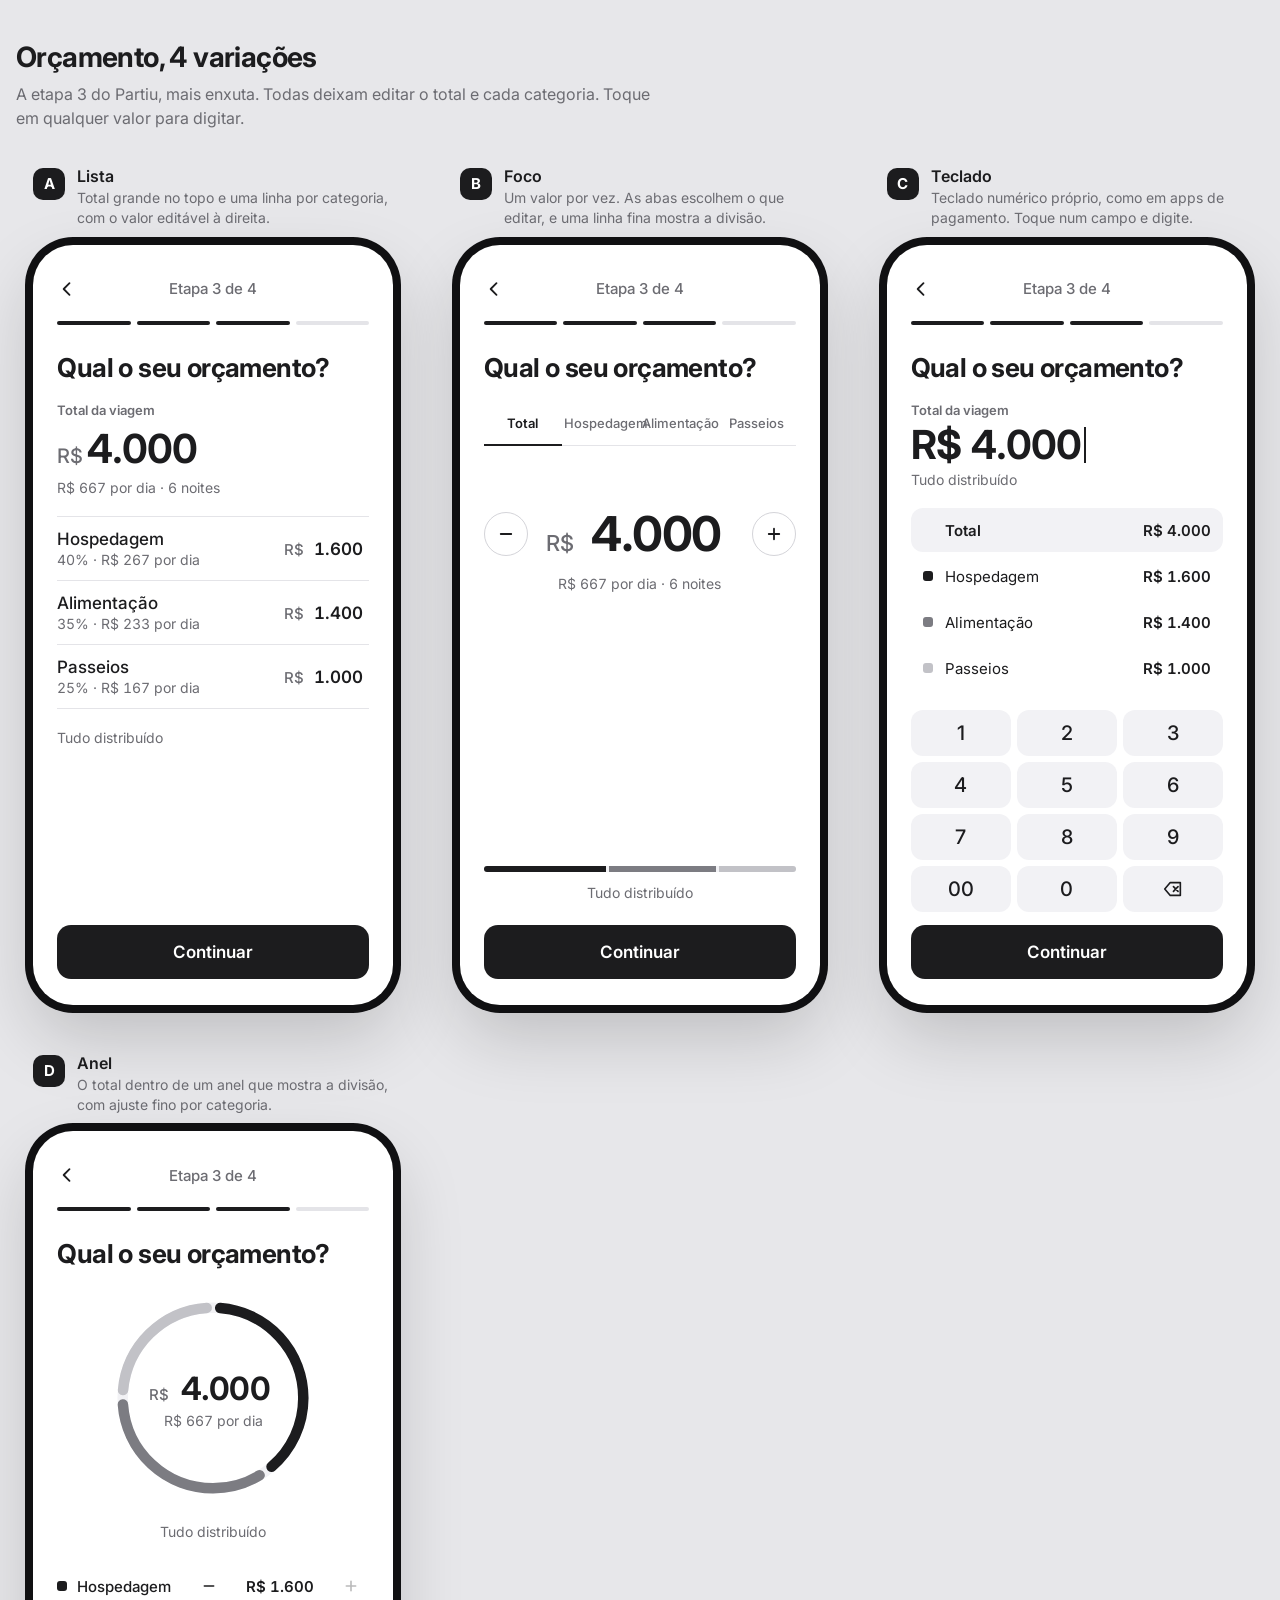
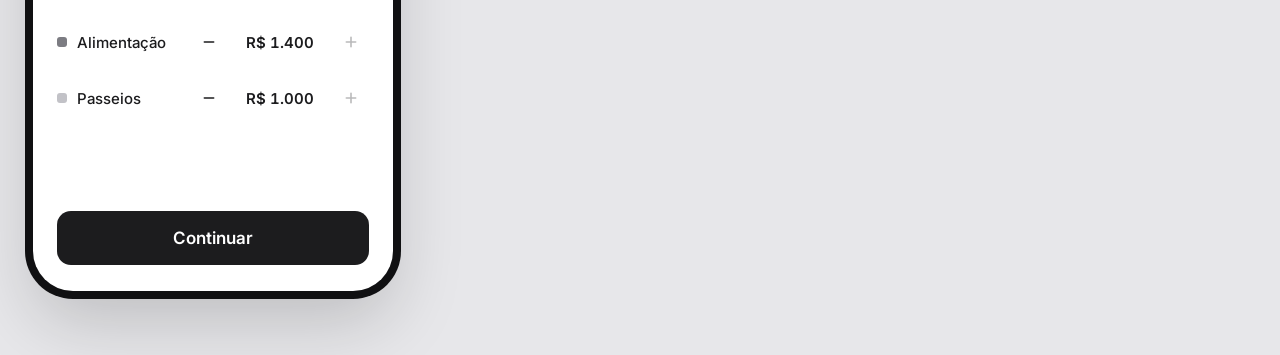
<file: explorations/orcamento-variacoes.html>
<!doctype html>
<html lang="pt-BR">
<head>
<meta charset="utf-8">
<meta name="viewport" content="width=device-width, initial-scale=1">
<style>body { margin: 0; } [hidden] { display: none !important; }</style>
<title>Variações de Orçamento</title>
<meta name="claude:viewport-fit-sides" content="cover">
<link rel="preconnect" href="https://fonts.googleapis.com">
<link rel="stylesheet" href="https://fonts.googleapis.com/css2?family=Inter:wght@400;500;600;700&display=swap">
<style>
/* Layout: a dev board — four working phone screens side by side, wrapping to one column on small screens. */
:root {
  --bg: #E7E7EA;
  --surface: #FFFFFF;
  --fill: #F2F2F5;
  --line: #E4E4E8;
  --ink: #1C1C1E;
  --sec: #6C6C72;
  --font: 'Inter', -apple-system, BlinkMacSystemFont, 'Segoe UI', Roboto, sans-serif;
  color-scheme: light;
}
* { box-sizing: border-box; scrollbar-width: none; }
*::-webkit-scrollbar { display: none; }
body { background: var(--bg); color: var(--ink); font-family: var(--font); -webkit-font-smoothing: antialiased; padding-block: 40px 64px; padding-left: max(16px, env(safe-area-inset-left, 0px)); padding-right: max(16px, env(safe-area-inset-right, 0px)); }
button { font: inherit; color: inherit; cursor: pointer; -webkit-tap-highlight-color: transparent; }
button:focus-visible, input:focus-visible { outline: 2px solid var(--ink); outline-offset: 2px; }
h1, h2, p { margin: 0; }

.board { max-width: 1640px; margin: 0 auto; display: flex; flex-direction: column; gap: 36px; }
.intro { display: flex; flex-direction: column; gap: 8px; max-width: 640px; }
.intro h1 { font-size: 28px; font-weight: 700; letter-spacing: -0.6px; }
.intro p { font-size: 16px; line-height: 1.5; color: var(--sec); }
.grid { display: grid; grid-template-columns: repeat(auto-fit, minmax(360px, 1fr)); gap: 48px 32px; justify-items: center; }
@media (max-width: 420px) { .grid { grid-template-columns: minmax(0, 1fr); } }
figure { margin: 0; display: flex; flex-direction: column; gap: 16px; width: 100%; max-width: 360px; }
figcaption { display: flex; gap: 12px; align-items: flex-start; }
figcaption .tag { flex: none; width: 32px; height: 32px; border-radius: 10px; background: var(--ink); color: var(--surface); display: grid; place-items: center; font-weight: 700; font-size: 15px; }
figcaption strong { display: block; font-size: 16px; font-weight: 600; }
figcaption span { display: block; font-size: 14px; line-height: 1.45; color: var(--sec); margin-top: 2px; }

/* ---------- telefone ---------- */
.phone { width: 100%; height: 760px; background: var(--surface); border-radius: 40px; overflow: hidden; display: flex; flex-direction: column; box-shadow: 0 0 0 8px #101012, 0 30px 70px rgba(0,0,0,.18); }
.p-head { padding: 22px 12px 0; display: flex; align-items: center; justify-content: space-between; }
.p-head span { font-size: 15px; font-weight: 500; color: var(--sec); }
.p-prog { margin: 2px 24px 0; display: grid; grid-template-columns: repeat(4, minmax(0, 1fr)); gap: 6px; padding-block: 8px; }
.p-prog i { height: 4px; border-radius: 2px; background: var(--line); }
.p-prog i.on { background: var(--ink); }
.p-body { flex: 1; min-height: 0; overflow-y: auto; padding: 20px 24px 12px; display: flex; flex-direction: column; gap: 20px; }
.p-body h2 { font-size: 26px; font-weight: 700; letter-spacing: -0.6px; line-height: 1.15; }
.p-foot { flex: none; padding: 12px 24px 26px; }
.cta { width: 100%; min-height: 54px; border: 0; border-radius: 14px; background: var(--ink); color: var(--surface); font-size: 17px; font-weight: 600; }
.ib { width: 44px; height: 44px; flex: none; border: 0; border-radius: 12px; background: transparent; display: grid; place-items: center; }
.ib.round { border: 1px solid #D4D4D9; border-radius: 50%; background: var(--surface); }
.ib.sm { width: 36px; height: 36px; }
.ib:disabled { opacity: .3; cursor: default; }
.muted { font-size: 14px; color: var(--sec); font-variant-numeric: tabular-nums; }
.center { text-align: center; }
.lbl { font-size: 13px; font-weight: 600; color: var(--sec); }

/* campo de dinheiro editável */
.mi { display: inline-flex; align-items: baseline; gap: 4px; padding: 2px 6px; border-radius: 10px; cursor: text; transition: background .15s; }
.mi:hover, .mi:focus-within { background: var(--fill); }
.mi span { font-size: 15px; font-weight: 500; color: var(--sec); }
.mi input { border: 0; outline: none; background: transparent; padding: 0; font: inherit; font-size: 17px; font-weight: 600; color: var(--ink); font-variant-numeric: tabular-nums; min-width: 1ch; text-align: right; }
.mi.xl span { font-size: 20px; }
.mi.xl input { font-size: 40px; font-weight: 700; letter-spacing: -1px; text-align: left; }
.mi.xxl span { font-size: 22px; }
.mi.xxl input { font-size: 48px; font-weight: 700; letter-spacing: -1.4px; text-align: center; }
.mi.md input { font-size: 32px; font-weight: 700; letter-spacing: -0.8px; text-align: center; }

/* A — lista */
.va-total { display: flex; flex-direction: column; gap: 4px; align-items: flex-start; }
.va-total .mi { margin-left: -6px; }
.va-list { display: flex; flex-direction: column; border-top: 1px solid var(--line); }
.va-row { min-height: 64px; display: flex; align-items: center; justify-content: space-between; gap: 12px; border-bottom: 1px solid var(--line); }
.va-row label { display: flex; flex-direction: column; gap: 2px; cursor: pointer; }
.va-row b { font-size: 17px; font-weight: 500; }

/* B — foco */
.vb-tabs { display: grid; grid-template-columns: repeat(4, minmax(0, 1fr)); border-bottom: 1px solid var(--line); }
.vb-tabs button { min-height: 44px; border: 0; background: none; font-size: 13px; font-weight: 500; color: var(--sec); border-bottom: 2px solid transparent; margin-bottom: -1px; padding: 0 2px; white-space: nowrap; }
.vb-tabs button[aria-pressed="true"] { color: var(--ink); font-weight: 600; border-bottom-color: var(--ink); }
.vb-main { margin-top: 36px; display: flex; flex-direction: column; align-items: center; gap: 10px; }
.vb-amount { display: flex; align-items: center; justify-content: space-between; width: 100%; gap: 4px; }
.vb-line { margin-top: auto; display: flex; gap: 3px; height: 6px; border-radius: 3px; background: var(--fill); overflow: hidden; }
.vb-line i { display: block; height: 100%; transition: width .3s, opacity .3s; }

/* C — teclado */
.vc-display { border: 0; background: none; padding: 0; text-align: left; display: flex; flex-direction: column; gap: 2px; }
.vc-display strong { font-size: 40px; font-weight: 700; letter-spacing: -1px; font-variant-numeric: tabular-nums; display: flex; align-items: center; }
.vc-display strong::after { content: ""; width: 2px; height: 36px; margin-left: 3px; background: var(--ink); animation: blink 1s steps(1) infinite; }
@keyframes blink { 50% { opacity: 0; } }
.vc-fields { display: flex; flex-direction: column; gap: 2px; }
.vc-fields button { min-height: 44px; border: 0; border-radius: 12px; background: none; display: flex; align-items: center; gap: 12px; padding: 0 12px; font-size: 15px; }
.vc-fields button[aria-pressed="true"] { background: var(--fill); font-weight: 600; }
.vc-fields i { flex: none; width: 10px; height: 10px; border-radius: 3px; }
.vc-fields em { margin-left: auto; font-style: normal; font-weight: 600; font-variant-numeric: tabular-nums; }
.vc-pad { margin-top: auto; display: grid; grid-template-columns: repeat(3, minmax(0, 1fr)); gap: 6px; }
.vc-pad button { min-height: 46px; border: 0; border-radius: 12px; background: var(--fill); font-size: 20px; font-weight: 500; transition: background .1s; display: grid; place-items: center; }
.vc-pad button:active { background: #E2E2E6; }

/* D — anel */
.vd-ring { position: relative; width: 210px; height: 210px; margin: 4px auto 0; }
.vd-ring svg { width: 100%; height: 100%; transform: rotate(-90deg); }
.vd-ring circle { fill: none; stroke-width: 10; }
.vd-ring .seg { stroke-linecap: round; transition: stroke-dasharray .35s ease, stroke-dashoffset .35s ease; }
.vd-center { position: absolute; inset: 0; display: flex; flex-direction: column; align-items: center; justify-content: center; gap: 2px; }
.vd-rows { display: flex; flex-direction: column; gap: 4px; }
.vd-row { min-height: 52px; display: flex; align-items: center; gap: 10px; }
.vd-row i { flex: none; width: 10px; height: 10px; border-radius: 3px; }
.vd-row b { flex: 1; font-size: 15px; font-weight: 500; }
.vd-step { display: flex; align-items: center; gap: 2px; }
.vd-step .mi input { width: 6ch; text-align: center; font-size: 15px; }
</style>
</head>
<body>
<main class="board">
  <header class="intro">
    <h1>Orçamento, 4 variações</h1>
    <p>A etapa 3 do Partiu, mais enxuta. Todas deixam editar o total e cada categoria. Toque em qualquer valor para digitar.</p>
  </header>
  <div class="grid">
    <figure>
      <figcaption><span class="tag">A</span><div><strong>Lista</strong><span>Total grande no topo e uma linha por categoria, com o valor editável à direita.</span></div></figcaption>
      <div class="phone" id="va"></div>
    </figure>
    <figure>
      <figcaption><span class="tag">B</span><div><strong>Foco</strong><span>Um valor por vez. As abas escolhem o que editar, e uma linha fina mostra a divisão.</span></div></figcaption>
      <div class="phone" id="vb"></div>
    </figure>
    <figure>
      <figcaption><span class="tag">C</span><div><strong>Teclado</strong><span>Teclado numérico próprio, como em apps de pagamento. Toque num campo e digite.</span></div></figcaption>
      <div class="phone" id="vc"></div>
    </figure>
    <figure>
      <figcaption><span class="tag">D</span><div><strong>Anel</strong><span>O total dentro de um anel que mostra a divisão, com ajuste fino por categoria.</span></div></figcaption>
      <div class="phone" id="vd"></div>
    </figure>
  </div>
</main>

<script>
const CATS = [
  { name: 'Hospedagem', color: '#1C1C1E' },
  { name: 'Alimentação', color: '#7C7C82' },
  { name: 'Passeios', color: '#C2C2C7' }
];
const NIGHTS = 6;
const fmt = (n) => Math.round(n).toLocaleString('pt-BR');
const money = (n) => 'R$ ' + fmt(n);
const ICON = {
  back: '<path d="M15 5l-7 7 7 7"/>', minus: '<path d="M5 12h14"/>', plus: '<path d="M5 12h14M12 5v14"/>',
  del: '<path d="M9 5h11v14H9l-6-7z"/><path d="M12.5 9.5l5 5M17.5 9.5l-5 5"/>'
};
const svg = (n, s = 20, w = 2.2) => `<svg width="${s}" height="${s}" viewBox="0 0 24 24" fill="none" stroke="currentColor" stroke-width="${w}" stroke-linecap="round" stroke-linejoin="round" aria-hidden="true">${ICON[n]}</svg>`;

// Mesmo modelo para as 4 variações: categorias nunca passam do total.
class Budget {
  constructor() { this.total = 4000; this.alloc = [1600, 1400, 1000]; }
  used() { return this.alloc.reduce((a, b) => a + b, 0); }
  free() { return Math.max(0, this.total - this.used()); }
  setTotal(v) {
    v = Math.min(100000, Math.max(0, Math.round(v)));
    const old = this.total;
    if (v === old) return;
    this.total = v;
    if (old > 0 && this.used() > 0) this.alloc = this.alloc.map((a) => Math.floor(a * v / old / 10) * 10);
    else this.alloc = [0.4, 0.35, 0.25].map((p) => Math.floor(v * p / 10) * 10);
  }
  setCat(i, v) {
    const others = this.used() - this.alloc[i];
    this.alloc[i] = Math.max(0, Math.min(this.total - others, Math.round(v)));
  }
  freeText() { const f = this.free(); return f ? `${money(f)} ainda livres` : 'Tudo distribuído'; }
}

function shell(el, body) {
  el.innerHTML = `
    <div class="p-head"><button class="ib" aria-label="Voltar">${svg('back')}</button><span>Etapa 3 de 4</span><span style="width:44px"></span></div>
    <div class="p-prog" aria-hidden="true"><i class="on"></i><i class="on"></i><i class="on"></i><i></i></div>
    <div class="p-body"><h2>Qual o seu orçamento?</h2>${body}</div>
    <div class="p-foot"><button class="cta">Continuar</button></div>`;
}

// Campo de dinheiro: formata enquanto digita e respeita o limite do modelo.
function bindMoney(input, apply, read, render) {
  input.addEventListener('focus', () => setTimeout(() => input.select(), 0));
  input.addEventListener('keydown', (e) => { if (e.key === 'Enter') input.blur(); });
  input.addEventListener('input', () => {
    const raw = input.value.replace(/\D/g, '');
    apply(raw ? Math.min(100000, +raw) : 0, false);
    input.value = raw ? fmt(read()) : '';
    render();
  });
  input.addEventListener('blur', () => { apply(read(), true); render(); });
}
function syncInput(input, v) {
  if (document.activeElement !== input) input.value = fmt(v);
  input.style.width = Math.max(1, input.value.length) + 'ch';
}
const applyTotal = (m) => (v, commit) => m.setTotal(commit ? Math.max(100, v) : v);

/* ---------- A: Lista ---------- */
(function () {
  const el = document.getElementById('va'), m = new Budget();
  shell(el, `
    <div class="va-total">
      <label class="lbl" for="va-t">Total da viagem</label>
      <div class="mi xl"><span>R$</span><input id="va-t" inputmode="numeric" autocomplete="off"></div>
      <span class="muted" data-perday></span>
    </div>
    <div class="va-list">${CATS.map((c, i) => `
      <div class="va-row">
        <label for="va-c${i}"><b>${c.name}</b><span class="muted" data-pct="${i}"></span></label>
        <div class="mi"><span>R$</span><input id="va-c${i}" inputmode="numeric" autocomplete="off"></div>
      </div>`).join('')}
    </div>
    <p class="muted" data-free></p>`);
  const t = el.querySelector('#va-t');
  const render = () => {
    syncInput(t, m.total);
    el.querySelector('[data-perday]').textContent = `${money(m.total / NIGHTS)} por dia · ${NIGHTS} noites`;
    CATS.forEach((c, i) => {
      syncInput(el.querySelector('#va-c' + i), m.alloc[i]);
      el.querySelector(`[data-pct="${i}"]`).textContent = `${m.total ? Math.round(m.alloc[i] / m.total * 100) : 0}% · ${money(m.alloc[i] / NIGHTS)} por dia`;
    });
    el.querySelector('[data-free]').textContent = m.freeText();
  };
  bindMoney(t, applyTotal(m), () => m.total, render);
  CATS.forEach((c, i) => bindMoney(el.querySelector('#va-c' + i), (v) => m.setCat(i, v), () => m.alloc[i], render));
  render();
})();

/* ---------- B: Foco ---------- */
(function () {
  const el = document.getElementById('vb'), m = new Budget();
  let sel = -1;
  shell(el, `
    <div class="vb-tabs" role="group" aria-label="O que editar">
      <button data-sel="-1">Total</button>${CATS.map((c, i) => `<button data-sel="${i}">${c.name}</button>`).join('')}
    </div>
    <div class="vb-main">
      <div class="vb-amount">
        <button class="ib round" data-d="-100" aria-label="Diminuir R$ 100">${svg('minus', 18, 2.4)}</button>
        <label class="mi xxl"><span>R$</span><input id="vb-in" inputmode="numeric" autocomplete="off" aria-label="Valor"></label>
        <button class="ib round" data-d="100" aria-label="Aumentar R$ 100">${svg('plus', 18, 2.4)}</button>
      </div>
      <span class="muted center" data-sub></span>
    </div>
    <div class="vb-line" aria-hidden="true">${CATS.map((c) => `<i style="background:${c.color}"></i>`).join('')}</div>
    <p class="muted center" data-free style="margin-top:-8px"></p>`);
  const input = el.querySelector('#vb-in');
  const read = () => (sel < 0 ? m.total : m.alloc[sel]);
  const apply = (v, commit) => (sel < 0 ? applyTotal(m)(v, commit) : m.setCat(sel, v));
  const render = () => {
    syncInput(input, read());
    el.querySelectorAll('[data-sel]').forEach((b) => b.setAttribute('aria-pressed', +b.dataset.sel === sel));
    el.querySelector('[data-sub]').textContent = sel < 0
      ? `${money(m.total / NIGHTS)} por dia · ${NIGHTS} noites`
      : `${m.total ? Math.round(m.alloc[sel] / m.total * 100) : 0}% do total · ${money(m.alloc[sel] / NIGHTS)} por dia`;
    [...el.querySelector('.vb-line').children].forEach((s, i) => {
      s.style.width = (m.total ? m.alloc[i] / m.total * 100 : 0) + '%';
      s.style.opacity = sel < 0 || sel === i ? 1 : 0.3;
    });
    el.querySelector('[data-d="100"]').disabled = sel >= 0 && m.free() <= 0;
    el.querySelector('[data-d="-100"]').disabled = read() <= 0;
    el.querySelector('[data-free]').textContent = m.freeText();
  };
  el.querySelector('.vb-tabs').addEventListener('click', (e) => { const b = e.target.closest('[data-sel]'); if (b) { sel = +b.dataset.sel; render(); } });
  el.querySelectorAll('[data-d]').forEach((b) => b.addEventListener('click', () => { apply(read() + +b.dataset.d, true); render(); }));
  bindMoney(input, apply, read, render);
  render();
})();

/* ---------- C: Teclado ---------- */
(function () {
  const el = document.getElementById('vc'), m = new Budget();
  let sel = -1, fresh = true;
  const fields = [{ name: 'Total', color: 'transparent' }, ...CATS];
  shell(el, `
    <button class="vc-display" aria-label="Editar total"><span class="lbl" data-label></span><strong data-num></strong><span class="muted" data-sub></span></button>
    <div class="vc-fields" role="group" aria-label="Campo em edição">${fields.map((c, i) => `
      <button data-sel="${i - 1}"><i style="background:${c.color}"></i>${c.name}<em data-v="${i - 1}"></em></button>`).join('')}
    </div>
    <div class="vc-pad">${['1', '2', '3', '4', '5', '6', '7', '8', '9', '00', '0', 'del'].map((k) => `
      <button data-k="${k}" ${k === 'del' ? 'aria-label="Apagar"' : ''}>${k === 'del' ? svg('del', 22, 1.8) : k}</button>`).join('')}
    </div>`);
  const read = () => (sel < 0 ? m.total : m.alloc[sel]);
  const render = () => {
    el.querySelector('[data-label]').textContent = sel < 0 ? 'Total da viagem' : fields[sel + 1].name;
    el.querySelector('[data-num]').textContent = money(read());
    el.querySelector('[data-sub]').textContent = sel < 0 ? m.freeText() : `${money(m.alloc[sel] / NIGHTS)} por dia · ${m.freeText().toLowerCase()}`;
    el.querySelectorAll('[data-sel]').forEach((b) => b.setAttribute('aria-pressed', +b.dataset.sel === sel));
    el.querySelectorAll('[data-v]').forEach((e) => { const i = +e.dataset.v; e.textContent = money(i < 0 ? m.total : m.alloc[i]); });
  };
  const select = (i) => { if (sel < 0 && m.total < 100) m.setTotal(100); sel = i; fresh = true; render(); };
  el.querySelector('.vc-display').addEventListener('click', () => select(-1));
  el.querySelector('.vc-fields').addEventListener('click', (e) => { const b = e.target.closest('[data-sel]'); if (b) select(+b.dataset.sel); });
  el.querySelector('.vc-pad').addEventListener('click', (e) => {
    const b = e.target.closest('[data-k]'); if (!b) return;
    const k = b.dataset.k;
    let v = read();
    if (k === 'del') v = Math.floor(v / 10);
    else v = Math.min(100000, fresh ? +k : +(String(v) + k));
    fresh = false;
    if (sel < 0) m.setTotal(v); else m.setCat(sel, v);
    render();
  });
  render();
})();

/* ---------- D: Anel ---------- */
(function () {
  const el = document.getElementById('vd'), m = new Budget();
  const R = 86, C = 2 * Math.PI * R;
  shell(el, `
    <div class="vd-ring">
      <svg viewBox="0 0 200 200" aria-hidden="true"><circle cx="100" cy="100" r="${R}" stroke="#F2F2F5"/>${CATS.map((c) => `<circle class="seg" cx="100" cy="100" r="${R}" stroke="${c.color}"/>`).join('')}</svg>
      <div class="vd-center">
        <label class="mi md"><span>R$</span><input id="vd-t" inputmode="numeric" autocomplete="off" aria-label="Total da viagem"></label>
        <span class="muted" data-perday></span>
      </div>
    </div>
    <p class="muted center" data-free></p>
    <div class="vd-rows">${CATS.map((c, i) => `
      <div class="vd-row">
        <i style="background:${c.color}"></i><b>${c.name}</b>
        <div class="vd-step">
          <button class="ib sm" data-i="${i}" data-d="-100" aria-label="Diminuir ${c.name.toLowerCase()}">${svg('minus', 16, 2.4)}</button>
          <label class="mi"><input id="vd-c${i}" inputmode="numeric" autocomplete="off" aria-label="Valor de ${c.name.toLowerCase()}"></label>
          <button class="ib sm" data-i="${i}" data-d="100" aria-label="Aumentar ${c.name.toLowerCase()}">${svg('plus', 16, 2.4)}</button>
        </div>
      </div>`).join('')}
    </div>`);
  const t = el.querySelector('#vd-t');
  const segs = [...el.querySelectorAll('.seg')];
  const render = () => {
    syncInput(t, m.total);
    el.querySelector('[data-perday]').textContent = `${money(m.total / NIGHTS)} por dia`;
    el.querySelector('[data-free]').textContent = m.freeText();
    let start = 0;
    segs.forEach((s, i) => {
      const len = m.total ? m.alloc[i] / m.total * C : 0;
      const vis = Math.max(0, len - 14); // espaço entre segmentos (pontas arredondadas)
      s.style.strokeDasharray = `${vis} ${C}`;
      s.style.strokeDashoffset = -(start + 7);
      s.style.opacity = vis > 0 ? 1 : 0;
      start += len;
    });
    CATS.forEach((c, i) => {
      const inp = el.querySelector('#vd-c' + i);
      if (document.activeElement !== inp) inp.value = money(m.alloc[i]);
      inp.style.width = '9ch';
      el.querySelector(`[data-i="${i}"][data-d="100"]`).disabled = m.free() <= 0;
      el.querySelector(`[data-i="${i}"][data-d="-100"]`).disabled = m.alloc[i] <= 0;
    });
  };
  bindMoney(t, applyTotal(m), () => m.total, render);
  CATS.forEach((c, i) => {
    const inp = el.querySelector('#vd-c' + i);
    bindMoney(inp, (v) => m.setCat(i, v), () => m.alloc[i], render);
  });
  el.querySelectorAll('[data-d]').forEach((b) => b.addEventListener('click', () => { const i = +b.dataset.i; m.setCat(i, m.alloc[i] + +b.dataset.d); render(); }));
  render();
})();
</script>
</body>
</html>
</file>
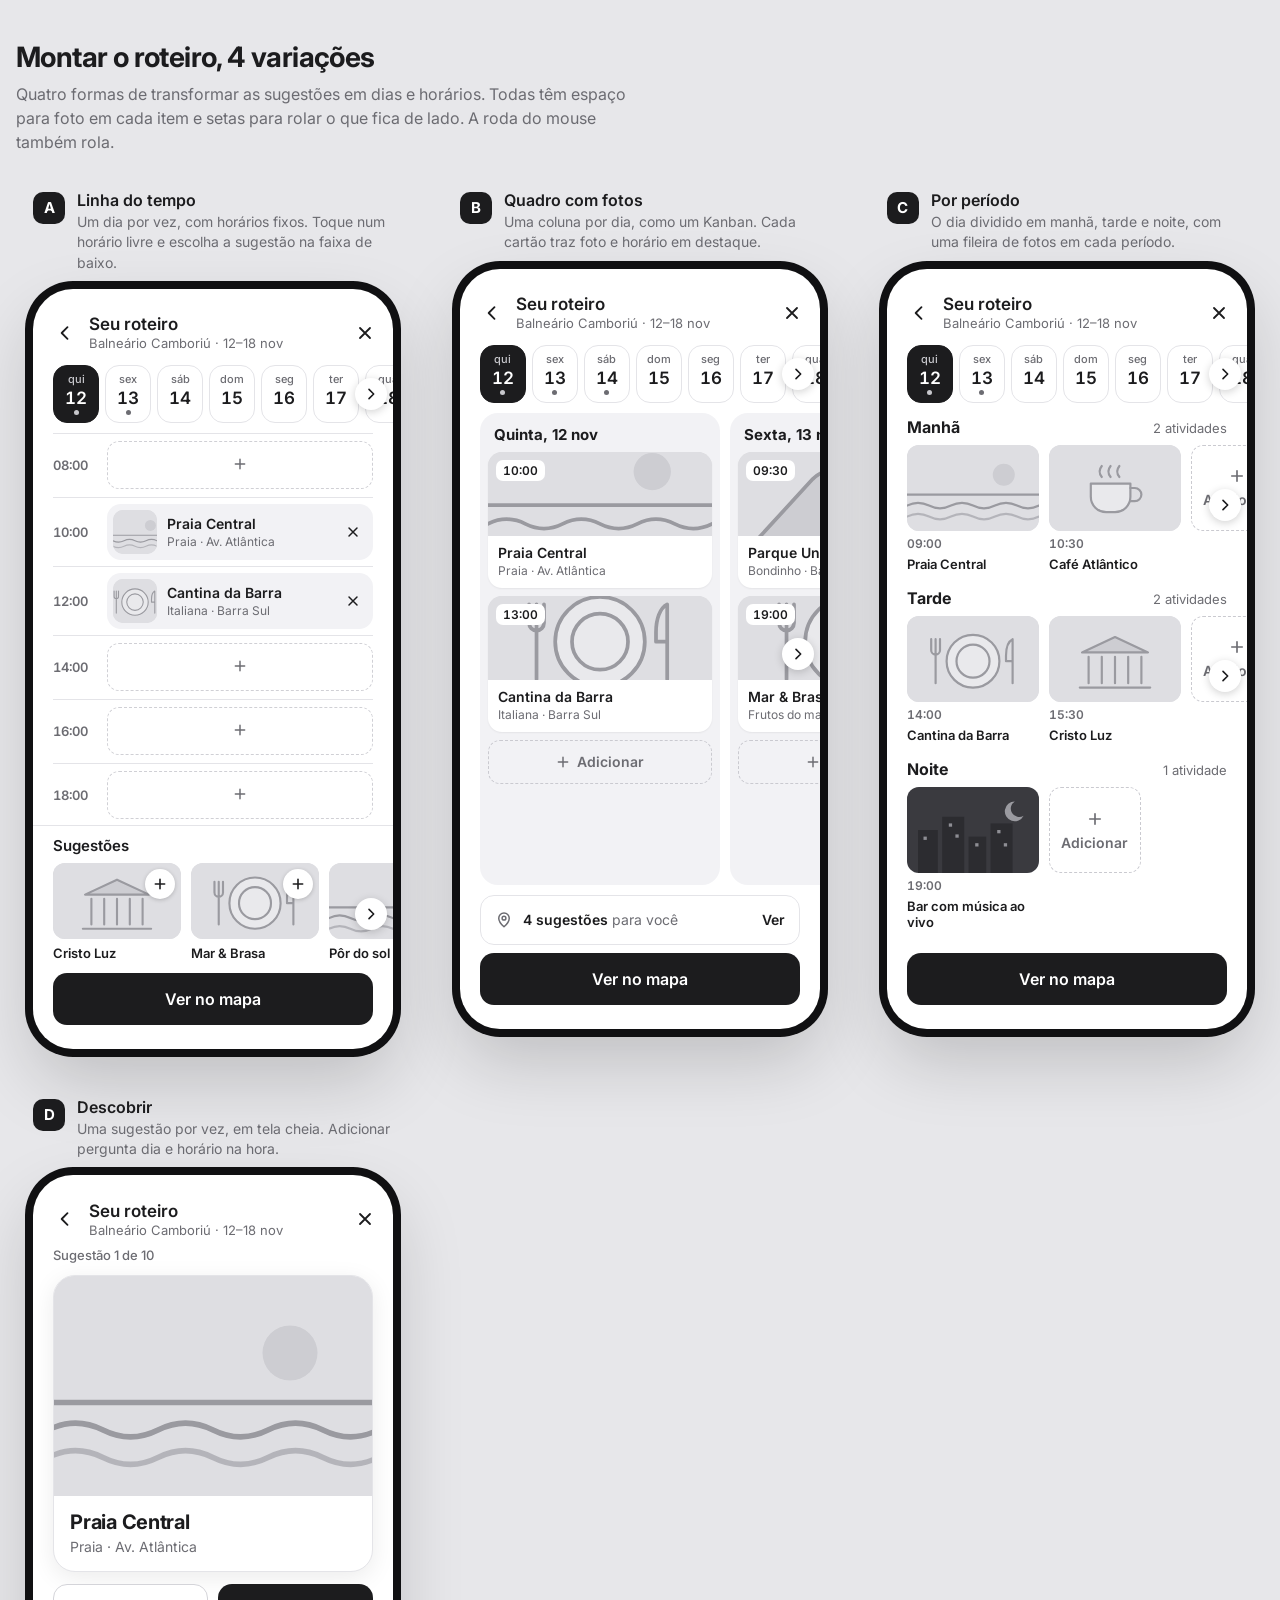
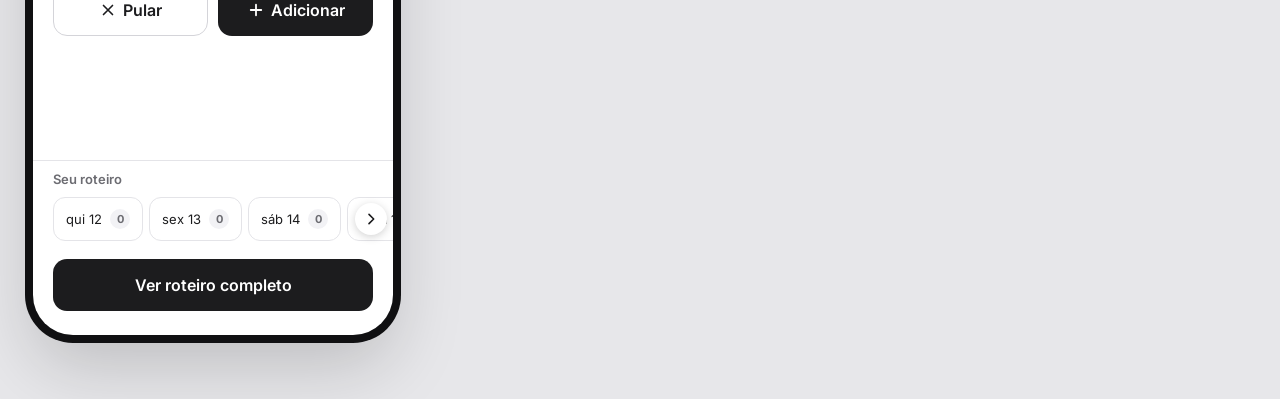
<file: explorations/roteiro-variacoes.html>
<!doctype html>
<html lang="pt-BR">
<head>
<meta charset="utf-8">
<meta name="viewport" content="width=device-width, initial-scale=1">
<style>body { margin: 0; } [hidden] { display: none !important; }</style>
<title>Variações de Roteiro</title>
<meta name="claude:viewport-fit-sides" content="cover">
<link rel="preconnect" href="https://fonts.googleapis.com">
<link rel="stylesheet" href="https://fonts.googleapis.com/css2?family=Inter:wght@400;500;600;700&display=swap">
<style>
/* Layout: dev board — four working phone screens side by side, one column on small screens. */
:root {
  --bg: #E7E7EA;
  --surface: #FFFFFF;
  --fill: #F2F2F5;
  --line: #E4E4E8;
  --ink: #1C1C1E;
  --sec: #6C6C72;
  --font: 'Inter', -apple-system, BlinkMacSystemFont, 'Segoe UI', Roboto, sans-serif;
  color-scheme: light;
}
* { box-sizing: border-box; scrollbar-width: none; }
*::-webkit-scrollbar { display: none; }
body { background: var(--bg); color: var(--ink); font-family: var(--font); -webkit-font-smoothing: antialiased; padding-block: 40px 64px; padding-left: max(16px, env(safe-area-inset-left, 0px)); padding-right: max(16px, env(safe-area-inset-right, 0px)); }
button { font: inherit; color: inherit; cursor: pointer; -webkit-tap-highlight-color: transparent; }
button:focus-visible { outline: 2px solid var(--ink); outline-offset: 2px; }
h1, p { margin: 0; }

.board { max-width: 1640px; margin: 0 auto; display: flex; flex-direction: column; gap: 36px; }
.intro { display: flex; flex-direction: column; gap: 8px; max-width: 640px; }
.intro h1 { font-size: 28px; font-weight: 700; letter-spacing: -0.6px; }
.intro p { font-size: 16px; line-height: 1.5; color: var(--sec); }
.grid { display: grid; grid-template-columns: repeat(auto-fit, minmax(360px, 1fr)); gap: 48px 32px; justify-items: center; }
@media (max-width: 420px) { .grid { grid-template-columns: minmax(0, 1fr); } }
figure { margin: 0; display: flex; flex-direction: column; gap: 16px; width: 100%; max-width: 360px; }
figcaption { display: flex; gap: 12px; align-items: flex-start; }
figcaption .tag { flex: none; width: 32px; height: 32px; border-radius: 10px; background: var(--ink); color: var(--surface); display: grid; place-items: center; font-weight: 700; font-size: 15px; }
figcaption strong { display: block; font-size: 16px; font-weight: 600; }
figcaption span { display: block; font-size: 14px; line-height: 1.45; color: var(--sec); margin-top: 2px; }

/* ---------- telefone ---------- */
.phone { width: 100%; height: 760px; background: var(--surface); border-radius: 40px; overflow: hidden; display: flex; flex-direction: column; box-shadow: 0 0 0 8px #101012, 0 30px 70px rgba(0,0,0,.18); }
.v-head { flex: none; padding: 22px 6px 0 10px; display: flex; align-items: center; gap: 2px; }
.v-head .tt { flex: 1; min-width: 0; display: flex; flex-direction: column; gap: 1px; }
.v-head strong { font-size: 17px; font-weight: 600; }
.v-head span { font-size: 13px; color: var(--sec); }
.v-foot { flex: none; padding: 8px 20px 24px; }
.cta { width: 100%; min-height: 52px; border: 0; border-radius: 14px; background: var(--ink); color: var(--surface); font-size: 16px; font-weight: 600; }
.ib { width: 44px; height: 44px; flex: none; border: 0; border-radius: 12px; background: transparent; display: grid; place-items: center; }
.ib.sm { width: 36px; height: 36px; }

/* rolagem lateral com setas (e roda do mouse) */
.hnav { position: relative; display: flex; flex-direction: column; min-width: 0; }
.hnav-btn { position: absolute; top: 50%; transform: translateY(-50%); z-index: 5; width: 32px; height: 32px; border: 0; border-radius: 50%; background: var(--surface); box-shadow: 0 2px 8px rgba(0,0,0,.18); display: grid; place-items: center; }
.hnav-btn.l { left: 6px; }
.hnav-btn.r { right: 6px; }

.chips-row { flex: none; display: flex; gap: 6px; overflow-x: auto; padding: 10px 20px; }
.dchip { flex: none; width: 46px; min-height: 58px; border: 1px solid var(--line); border-radius: 14px; background: var(--surface); display: flex; flex-direction: column; align-items: center; justify-content: center; gap: 2px; font-size: 11px; font-weight: 500; color: var(--sec); }
.dchip b { font-size: 17px; font-weight: 600; color: var(--ink); font-variant-numeric: tabular-nums; }
.dchip i { width: 5px; height: 5px; border-radius: 50%; background: currentColor; }
.dchip[aria-pressed="true"] { background: var(--ink); border-color: var(--ink); color: #C7C7CC; }
.dchip[aria-pressed="true"] b { color: var(--surface); }
.pill { flex: none; min-height: 38px; padding: 0 14px; border-radius: 19px; border: 1px solid #D4D4D9; background: var(--surface); font-size: 14px; font-weight: 500; font-variant-numeric: tabular-nums; white-space: nowrap; }
.pill[aria-pressed="true"] { background: var(--ink); border-color: var(--ink); color: var(--surface); }

/* espaço para foto (placeholder ilustrado) */
.ph { display: block; flex: none; overflow: hidden; border-radius: 12px; background: #DEDEE2; }
.ph svg { display: block; width: 100%; height: 100%; }
.tx { flex: 1; min-width: 0; display: flex; flex-direction: column; gap: 2px; }
.tx strong { font-size: 14px; font-weight: 600; line-height: 1.25; }
.tx span { font-size: 12px; color: var(--sec); white-space: nowrap; overflow: hidden; text-overflow: ellipsis; }
.addtile { flex: none; min-height: 44px; border: 1.5px dashed #CACAD0; border-radius: 12px; background: none; font-size: 14px; font-weight: 600; color: var(--sec); display: flex; align-items: center; justify-content: center; gap: 6px; }
.addtile:hover { border-color: var(--ink); color: var(--ink); }

/* A — linha do tempo */
.tl { flex: 1; min-height: 0; overflow-y: auto; padding: 0 20px 8px; }
.tl-row { display: grid; grid-template-columns: 46px minmax(0, 1fr); gap: 8px; align-items: center; min-height: 64px; border-top: 1px solid var(--line); padding-block: 6px; }
.tl-time { font-size: 13px; font-weight: 600; color: var(--sec); font-variant-numeric: tabular-nums; }
.tl-free { min-height: 48px; border: 1.5px dashed #D0D0D5; border-radius: 12px; background: none; color: var(--sec); font-size: 13px; font-weight: 600; }
.tl-free[aria-pressed="true"] { border-color: var(--ink); color: var(--ink); background: var(--fill); }
.tl-card { display: flex; align-items: center; gap: 10px; padding: 6px 2px 6px 6px; border-radius: 14px; background: var(--fill); }
.tl-card .ph { width: 44px; height: 44px; border-radius: 10px; }
.tray { flex: none; border-top: 1px solid var(--line); padding-top: 10px; }
.tray-head { padding: 0 20px 8px; font-size: 15px; font-weight: 600; }
.tray-row { display: flex; gap: 10px; overflow-x: auto; padding: 0 20px 4px; }
.scard { flex: none; width: 128px; position: relative; display: flex; flex-direction: column; gap: 6px; }
.scard .ph { width: 128px; height: 76px; }
.scard strong { font-size: 13px; font-weight: 600; line-height: 1.25; }
.scard .add { position: absolute; top: 6px; right: 6px; width: 30px; height: 30px; border: 0; border-radius: 50%; background: var(--surface); box-shadow: 0 1px 4px rgba(0,0,0,.2); display: grid; place-items: center; }

/* B — Kanban com fotos */
.kb { flex: 1; min-height: 0; display: flex; gap: 10px; overflow-x: auto; padding: 0 20px 10px; scroll-snap-type: x mandatory; scroll-padding-inline: 20px; }
.kcol { flex: 0 0 240px; min-height: 0; display: flex; flex-direction: column; background: var(--fill); border-radius: 18px; scroll-snap-align: start; }
.kcol-h { padding: 12px 14px 8px; font-size: 15px; font-weight: 700; }
.kcol-b { flex: 1; min-height: 0; overflow-y: auto; padding: 0 8px 8px; display: flex; flex-direction: column; gap: 8px; }
.kcard { flex: none; background: var(--surface); border-radius: 14px; overflow: hidden; box-shadow: 0 1px 2px rgba(0,0,0,.06); }
.kph { position: relative; display: block; }
.kph .ph { height: 84px; border-radius: 0; }
.t-ov { position: absolute; left: 8px; top: 8px; background: var(--surface); font-size: 12px; font-weight: 600; padding: 3px 7px; border-radius: 7px; font-variant-numeric: tabular-nums; }
.kt { padding: 8px 10px 10px; display: flex; flex-direction: column; gap: 2px; }
.kt strong { font-size: 14px; font-weight: 600; }
.kt span { font-size: 12px; color: var(--sec); }
.bar { flex: none; margin: 0 20px; min-height: 50px; border: 1px solid var(--line); border-radius: 14px; background: var(--surface); display: flex; align-items: center; gap: 10px; padding: 0 14px; font-size: 14px; color: var(--sec); text-align: left; }
.bar b { color: var(--ink); font-weight: 600; }
.bar em { margin-left: auto; font-style: normal; font-weight: 600; color: var(--ink); }

/* C — por período */
.pd { flex: 1; min-height: 0; overflow-y: auto; display: flex; flex-direction: column; gap: 14px; padding: 4px 0 12px; }
.pd-h { padding: 0 20px; display: flex; justify-content: space-between; align-items: baseline; }
.pd-h strong { font-size: 16px; font-weight: 700; }
.pd-h span { font-size: 13px; color: var(--sec); }
.pd-row { display: flex; gap: 10px; overflow-x: auto; padding: 8px 20px 2px; }
.pcard { flex: none; width: 132px; display: flex; flex-direction: column; gap: 5px; }
.pcard .ph { width: 132px; height: 86px; }
.pcard small { font-size: 12px; font-weight: 600; color: var(--sec); font-variant-numeric: tabular-nums; }
.pcard strong { font-size: 13px; font-weight: 600; line-height: 1.25; }
.addtile.v { width: 92px; min-height: 86px; flex-direction: column; align-self: flex-start; }

/* D — descobrir */
.dc { flex: 1; min-height: 0; overflow-y: auto; display: flex; flex-direction: column; gap: 12px; padding: 6px 20px 12px; }
.dc-count { font-size: 13px; color: var(--sec); font-weight: 500; }
.dc-card { flex: none; border-radius: 22px; overflow: hidden; background: var(--surface); border: 1px solid var(--line); box-shadow: 0 6px 24px rgba(0,0,0,.08); animation: in .3s ease; }
@keyframes in { from { opacity: 0; transform: translateY(8px) scale(.98); } }
.dc-card .ph { height: 220px; border-radius: 0; }
.dc-card.small .ph { height: 110px; }
.dc-body { padding: 14px 16px 16px; display: flex; flex-direction: column; gap: 4px; }
.dc-body strong { font-size: 20px; font-weight: 700; letter-spacing: -0.3px; }
.dc-body span { font-size: 14px; color: var(--sec); }
.dc-acts { display: grid; grid-template-columns: repeat(2, minmax(0, 1fr)); gap: 10px; }
.btn-out, .btn-in { min-height: 52px; border-radius: 14px; font-size: 16px; font-weight: 600; display: flex; align-items: center; justify-content: center; gap: 6px; }
.btn-out { border: 1px solid #D4D4D9; background: var(--surface); }
.btn-in { border: 0; background: var(--ink); color: var(--surface); }
.lbl { font-size: 13px; font-weight: 600; color: var(--sec); }
.row-x { display: flex; gap: 8px; overflow-x: auto; padding-block: 2px; }
.mini { flex: none; border-top: 1px solid var(--line); padding-top: 10px; }
.mini .lbl { padding: 0 20px; display: block; }
.mchip { flex: none; min-height: 44px; padding: 0 12px; border: 1px solid var(--line); border-radius: 12px; background: var(--surface); display: flex; align-items: center; gap: 8px; font-size: 13px; }
.mchip b { min-width: 20px; height: 20px; border-radius: 10px; background: var(--ink); color: var(--surface); font-size: 11px; display: grid; place-items: center; padding: 0 5px; }
.mchip b.zero { background: var(--fill); color: var(--sec); }
.empty { text-align: center; color: var(--sec); font-size: 15px; padding: 40px 0; display: flex; flex-direction: column; gap: 12px; align-items: center; }
@media (prefers-reduced-motion: reduce) { * { animation: none !important; scroll-behavior: auto !important; } }
</style>
</head>
<body>
<main class="board">
  <header class="intro">
    <h1>Montar o roteiro, 4 variações</h1>
    <p>Quatro formas de transformar as sugestões em dias e horários. Todas têm espaço para foto em cada item e setas para rolar o que fica de lado. A roda do mouse também rola.</p>
  </header>
  <div class="grid">
    <figure>
      <figcaption><span class="tag">A</span><div><strong>Linha do tempo</strong><span>Um dia por vez, com horários fixos. Toque num horário livre e escolha a sugestão na faixa de baixo.</span></div></figcaption>
      <div class="phone" id="va"></div>
    </figure>
    <figure>
      <figcaption><span class="tag">B</span><div><strong>Quadro com fotos</strong><span>Uma coluna por dia, como um Kanban. Cada cartão traz foto e horário em destaque.</span></div></figcaption>
      <div class="phone" id="vb"></div>
    </figure>
    <figure>
      <figcaption><span class="tag">C</span><div><strong>Por período</strong><span>O dia dividido em manhã, tarde e noite, com uma fileira de fotos em cada período.</span></div></figcaption>
      <div class="phone" id="vc"></div>
    </figure>
    <figure>
      <figcaption><span class="tag">D</span><div><strong>Descobrir</strong><span>Uma sugestão por vez, em tela cheia. Adicionar pergunta dia e horário na hora.</span></div></figcaption>
      <div class="phone" id="vd"></div>
    </figure>
  </div>
</main>

<script>
const $ = (s, r = document) => r.querySelector(s);
const ICON = {
  back: '<path d="M15 5l-7 7 7 7"/>', x: '<path d="M6 6l12 12M18 6L6 18"/>', plus: '<path d="M5 12h14M12 5v14"/>',
  chevL: '<path d="M15 5l-7 7 7 7"/>', chevR: '<path d="M9 5l7 7-7 7"/>', check: '<path d="M5 12l5 5 9-10"/>',
  pin: '<path d="M12 21s7-6.1 7-11.5A7 7 0 0 0 5 9.5C5 14.9 12 21 12 21z"/><circle cx="12" cy="9.5" r="2.5"/>'
};
const svg = (n, s = 20, w = 2.2) => `<svg width="${s}" height="${s}" viewBox="0 0 24 24" fill="none" stroke="currentColor" stroke-width="${w}" stroke-linecap="round" stroke-linejoin="round" aria-hidden="true">${ICON[n]}</svg>`;
const WEEK = ['dom', 'seg', 'ter', 'qua', 'qui', 'sex', 'sáb'];
const DAYN = ['Domingo', 'Segunda', 'Terça', 'Quarta', 'Quinta', 'Sexta', 'Sábado'];
const DAYS = Array.from({ length: 7 }, (_, i) => new Date(2026, 10, 12 + i));
// Sugestões de exemplo (Balneário Camboriú)
const SUGG = [
  { id: 1, t: 'Praia Central', s: 'Praia · Av. Atlântica', k: 'praia' },
  { id: 2, t: 'Parque Unipraias', s: 'Bondinho · Barra Sul', k: 'natureza' },
  { id: 3, t: 'Cantina da Barra', s: 'Italiana · Barra Sul', k: 'comer' },
  { id: 4, t: 'Cristo Luz', s: 'Mirante · Centro', k: 'ver' },
  { id: 5, t: 'Mar & Brasa', s: 'Frutos do mar · Pioneiros', k: 'comer' },
  { id: 6, t: 'Pôr do sol na orla', s: 'Passeio · fim de tarde', k: 'praia' },
  { id: 7, t: 'Bar com música ao vivo', s: 'Vida noturna', k: 'noite' },
  { id: 8, t: 'Café Atlântico', s: 'Café · Centro', k: 'relax' },
  { id: 9, t: 'Praia de Laranjeiras', s: 'Praia · Interpraias', k: 'praia' },
  { id: 10, t: 'Trilha até o mirante', s: 'Natureza · 2 h', k: 'natureza' }
];
const byId = (id) => SUGG.find((s) => s.id === id);

// Ilustração no lugar da foto real do lugar
function scene(k) {
  const night = k === 'noite', bg = night ? '#3A3A3F' : '#DEDEE2', st = '#9A9AA0', fl = night ? '#2C2C30' : '#CDCDD2';
  const art = {
    praia: `<circle cx="88" cy="28" r="10" fill="${fl}"/><path d="M0 46H120" stroke="${st}"/><path d="M0 56q10-5 20 0t20 0t20 0t20 0t20 0t20 0" stroke="${st}"/><path d="M0 66q10-5 20 0t20 0t20 0t20 0t20 0t20 0" stroke="${st}" opacity=".6"/>`,
    comer: `<circle cx="60" cy="42" r="24" fill="#E9E9EC" stroke="${st}"/><circle cx="60" cy="42" r="15" stroke="${st}"/><path d="M26 22v40M22 22v10a4 4 0 0 0 8 0V22M96 62V22c-4 2-6 8-6 15v5h6" stroke="${st}"/>`,
    ver: `<path d="M30 34L60 20L90 34Z" fill="${fl}" stroke="${st}"/><path d="M36 38V62M48 38V62M60 38V62M72 38V62M84 38V62M28 66H92" stroke="${st}"/>`,
    natureza: `<circle cx="88" cy="22" r="8" fill="${fl}"/><path d="M-4 80L40 32Q48 24 56 32L100 80Z" fill="${fl}" stroke="${st}"/><path d="M50 80L80 48Q86 42 92 48L126 80Z" fill="#D5D5DA" stroke="${st}"/>`,
    noite: `<path d="M98 14a9 9 0 1 0 8 13a7 7 0 0 1-8-13z" fill="#9A9AA0"/><rect x="10" y="40" width="18" height="40" fill="${fl}"/><rect x="32" y="28" width="20" height="52" fill="${fl}"/><rect x="56" y="46" width="16" height="34" fill="${fl}"/><rect x="76" y="34" width="20" height="46" fill="${fl}"/><g fill="#8E8E94"><rect x="15" y="46" width="3" height="3"/><rect x="38" y="34" width="3" height="3"/><rect x="44" y="44" width="3" height="3"/><rect x="62" y="52" width="3" height="3"/><rect x="82" y="40" width="3" height="3"/><rect x="88" y="52" width="3" height="3"/></g>`,
    relax: `<path d="M38 36h36v12a14 14 0 0 1-14 14h-8a14 14 0 0 1-14-14z" fill="#E9E9EC" stroke="${st}"/><path d="M74 40h4a6 6 0 0 1 0 12h-4M48 30q-4-5 0-10M56 30q-4-5 0-10M64 30q-4-5 0-10" stroke="${st}"/>`
  }[k];
  return `<svg viewBox="0 0 120 80" preserveAspectRatio="xMidYMid slice" fill="none" stroke-width="2" stroke-linecap="round" stroke-linejoin="round" aria-hidden="true"><rect width="120" height="80" fill="${bg}"/>${art}</svg>`;
}
const ph = (k) => `<span class="ph" role="img" aria-label="Foto do lugar">${scene(k)}</span>`;

// Setas para rolar elementos laterais; também converte a roda do mouse em rolagem lateral.
function hnav(el, step) {
  const wrap = document.createElement('div');
  wrap.className = 'hnav';
  wrap.style.flex = getComputedStyle(el).flex;
  wrap.style.minHeight = '0';
  el.parentNode.insertBefore(wrap, el);
  wrap.appendChild(el);
  el.style.flex = '1 1 auto';
  const mk = (dir) => {
    const b = document.createElement('button');
    b.className = 'hnav-btn ' + dir;
    b.setAttribute('aria-label', dir === 'l' ? 'Rolar para a esquerda' : 'Rolar para a direita');
    b.innerHTML = svg(dir === 'l' ? 'chevL' : 'chevR', 16, 2.4);
    b.onclick = () => el.scrollBy({ left: (dir === 'l' ? -1 : 1) * (step || el.clientWidth * 0.8), behavior: 'smooth' });
    wrap.appendChild(b);
    return b;
  };
  const L = mk('l'), R = mk('r');
  const upd = () => { L.hidden = el.scrollLeft <= 2; R.hidden = el.scrollLeft >= el.scrollWidth - el.clientWidth - 2; };
  el.addEventListener('scroll', upd, { passive: true });
  el.addEventListener('wheel', (e) => {
    if (Math.abs(e.deltaY) > Math.abs(e.deltaX) && el.scrollWidth > el.clientWidth) { e.preventDefault(); el.scrollLeft += e.deltaY; }
  }, { passive: false });
  new ResizeObserver(upd).observe(el);
  new MutationObserver(upd).observe(el, { childList: true, subtree: true });
  upd();
}

function shell(el, body, cta) {
  el.innerHTML = `
    <div class="v-head">
      <button class="ib" aria-label="Voltar">${svg('back')}</button>
      <div class="tt"><strong>Seu roteiro</strong><span>Balneário Camboriú · 12–18 nov</span></div>
      <button class="ib" aria-label="Fechar">${svg('x')}</button>
    </div>
    ${body}
    <div class="v-foot"><button class="cta">${cta}</button></div>`;
}
const dayChips = (sel, count) => DAYS.map((x, d) => `<button class="dchip" data-day="${d}" aria-pressed="${d === sel}"><span>${WEEK[x.getDay()]}</span><b>${x.getDate()}</b><i style="visibility:${count(d) ? 'visible' : 'hidden'}"></i></button>`).join('');

/* ---------- A: Linha do tempo ---------- */
(function () {
  const el = $('#va'), SLOTS = ['08:00', '10:00', '12:00', '14:00', '16:00', '18:00', '20:00', '22:00'];
  const plan = DAYS.map(() => ({}));
  Object.assign(plan[0], { '10:00': 1, '12:00': 3, '20:00': 7 });
  Object.assign(plan[1], { '10:00': 2 });
  let day = 0, slot = null;
  shell(el, `<div class="chips-row" data-days></div><div class="tl" data-tl></div><div class="tray"><div class="tray-head">Sugestões</div><div class="tray-row" data-tray></div></div>`, 'Ver no mapa');
  const days = $('[data-days]', el), tl = $('[data-tl]', el), tray = $('[data-tray]', el);
  hnav(days); hnav(tray);
  function render() {
    days.innerHTML = dayChips(day, (d) => Object.keys(plan[d]).length);
    tl.innerHTML = SLOTS.map((t) => {
      const s = plan[day][t] && byId(plan[day][t]);
      return `<div class="tl-row"><span class="tl-time">${t}</span>${s
        ? `<div class="tl-card">${ph(s.k)}<span class="tx"><strong>${s.t}</strong><span>${s.s}</span></span><button class="ib sm" data-rm="${t}" aria-label="Remover ${s.t}">${svg('x', 16, 2.2)}</button></div>`
        : `<button class="tl-free" data-slot="${t}" aria-pressed="${slot === t}">${slot === t ? 'Escolha uma sugestão abaixo' : svg('plus', 16, 2.2)}</button>`}</div>`;
    }).join('');
    const used = new Set(plan.flatMap((p) => Object.values(p)));
    tray.innerHTML = SUGG.filter((s) => !used.has(s.id)).map((s) => `
      <div class="scard">${ph(s.k)}<button class="add" data-add="${s.id}" aria-label="Adicionar ${s.t}">${svg('plus', 16, 2.4)}</button><strong>${s.t}</strong></div>`).join('');
  }
  el.addEventListener('click', (e) => {
    const d = e.target.closest('[data-day]'), f = e.target.closest('[data-slot]'), r = e.target.closest('[data-rm]'), a = e.target.closest('[data-add]');
    if (d) { day = +d.dataset.day; slot = null; }
    else if (f) slot = slot === f.dataset.slot ? null : f.dataset.slot;
    else if (r) delete plan[day][r.dataset.rm];
    else if (a) { const t = slot || SLOTS.find((x) => !plan[day][x]); if (!t) return; plan[day][t] = +a.dataset.add; slot = null; }
    else return;
    render();
  });
  render();
})();

/* ---------- B: Quadro com fotos ---------- */
(function () {
  const el = $('#vb'), W = 250;
  const plan = DAYS.map(() => []);
  plan[0].push({ t: '10:00', id: 1 }, { t: '13:00', id: 3 });
  plan[1].push({ t: '09:30', id: 2 }, { t: '19:00', id: 5 });
  plan[2].push({ t: '18:00', id: 6 }, { t: '21:30', id: 7 });
  let active = 0;
  shell(el, `<div class="chips-row" data-days></div><div class="kb" data-kb></div><button class="bar" data-bar></button>`, 'Ver no mapa');
  const days = $('[data-days]', el), kb = $('[data-kb]', el);
  hnav(days); hnav(kb, W);
  function render() {
    const keep = kb.scrollLeft;
    days.innerHTML = dayChips(active, (d) => plan[d].length);
    kb.innerHTML = DAYS.map((x, d) => `
      <section class="kcol" aria-label="Dia ${d + 1}">
        <div class="kcol-h">${DAYN[x.getDay()]}, ${x.getDate()} nov</div>
        <div class="kcol-b">${plan[d].sort((a, b) => a.t.localeCompare(b.t)).map((c) => { const s = byId(c.id); return `
          <div class="kcard"><span class="kph">${ph(s.k)}<span class="t-ov">${c.t}</span></span><div class="kt"><strong>${s.t}</strong><span>${s.s}</span></div></div>`; }).join('')}
          <button class="addtile" data-add="${d}">${svg('plus', 16, 2.2)}Adicionar</button>
        </div>
      </section>`).join('');
    kb.scrollLeft = keep;
    const used = new Set(plan.flat().map((c) => c.id));
    $('[data-bar]', el).innerHTML = `${svg('pin', 18, 2)}<span><b>${SUGG.length - used.size} sugestões</b> para você</span><em>Ver</em>`;
  }
  kb.addEventListener('scroll', () => {
    const a = Math.round(kb.scrollLeft / W);
    if (a !== active) { active = a; days.querySelectorAll('[data-day]').forEach((c) => c.setAttribute('aria-pressed', +c.dataset.day === a)); }
  });
  el.addEventListener('click', (e) => {
    const d = e.target.closest('[data-day]'), a = e.target.closest('[data-add]');
    if (d) kb.scrollTo({ left: +d.dataset.day * W, behavior: 'smooth' });
    if (a) {
      const used = new Set(plan.flat().map((c) => c.id)), next = SUGG.find((s) => !used.has(s.id));
      if (next) { plan[+a.dataset.add].push({ t: '15:00', id: next.id }); render(); }
    }
  });
  render();
})();

/* ---------- C: Por período ---------- */
(function () {
  const el = $('#vc'), PER = [['Manhã', 9], ['Tarde', 14], ['Noite', 19]];
  const plan = DAYS.map(() => ({ Manhã: [], Tarde: [], Noite: [] }));
  plan[0].Manhã.push(1, 8); plan[0].Tarde.push(3, 4); plan[0].Noite.push(7);
  plan[1].Manhã.push(2); plan[1].Noite.push(5);
  let day = 0;
  shell(el, `<div class="chips-row" data-days></div><div class="pd" data-pd></div>`, 'Ver no mapa');
  const days = $('[data-days]', el), pd = $('[data-pd]', el);
  hnav(days);
  const hh = (h) => `${String(Math.floor(h)).padStart(2, '0')}:${h % 1 ? '30' : '00'}`;
  function render() {
    days.innerHTML = dayChips(day, (d) => PER.some(([p]) => plan[d][p].length));
    pd.innerHTML = PER.map(([p, h0]) => `
      <section>
        <div class="pd-h"><strong>${p}</strong><span>${plan[day][p].length ? plan[day][p].length + (plan[day][p].length === 1 ? ' atividade' : ' atividades') : 'Livre'}</span></div>
        <div class="pd-row" data-row>${plan[day][p].map((id, i) => { const s = byId(id); return `
          <div class="pcard">${ph(s.k)}<small>${hh(h0 + i * 1.5)}</small><strong>${s.t}</strong></div>`; }).join('')}
          <button class="addtile v" data-add="${p}">${svg('plus', 18, 2.2)}Adicionar</button>
        </div>
      </section>`).join('');
    pd.querySelectorAll('[data-row]').forEach((r) => hnav(r));
  }
  el.addEventListener('click', (e) => {
    const d = e.target.closest('[data-day]'), a = e.target.closest('[data-add]');
    if (d) { day = +d.dataset.day; render(); }
    if (a) {
      const used = new Set(plan.flatMap((x) => [...x.Manhã, ...x.Tarde, ...x.Noite])), next = SUGG.find((s) => !used.has(s.id));
      if (next) { plan[day][a.dataset.add].push(next.id); render(); }
    }
  });
  render();
})();

/* ---------- D: Descobrir ---------- */
(function () {
  const el = $('#vd'), TIMES = ['08:00', '09:00', '10:30', '12:30', '14:00', '15:30', '17:00', '18:30', '20:00', '21:30'];
  const plan = DAYS.map(() => []);
  let i = 0, mode = 'card', selDay = 0, selTime = '10:30';
  shell(el, `<div class="dc" data-dc></div><div class="mini"><span class="lbl">Seu roteiro</span><div class="chips-row" data-mini></div></div>`, 'Ver roteiro completo');
  const dc = $('[data-dc]', el), mini = $('[data-mini]', el);
  hnav(mini);
  function render() {
    const s = SUGG[i];
    if (!s) dc.innerHTML = `<div class="empty">Você viu todas as sugestões.<button class="btn-out" data-act="restart" style="padding:0 20px">Ver de novo</button></div>`;
    else if (mode === 'card') dc.innerHTML = `
      <span class="dc-count">Sugestão ${i + 1} de ${SUGG.length}</span>
      <div class="dc-card">${ph(s.k)}<div class="dc-body"><strong>${s.t}</strong><span>${s.s}</span></div></div>
      <div class="dc-acts"><button class="btn-out" data-act="skip">${svg('x', 18, 2.2)}Pular</button><button class="btn-in" data-act="add">${svg('plus', 18, 2.4)}Adicionar</button></div>`;
    else {
      dc.innerHTML = `
        <div class="dc-card small">${ph(s.k)}<div class="dc-body"><strong>${s.t}</strong><span>${s.s}</span></div></div>
        <span class="lbl">Dia</span><div class="row-x" data-x>${dayChips(selDay, (d) => plan[d].length)}</div>
        <span class="lbl">Horário</span><div class="row-x" data-x>${TIMES.map((t) => `<button class="pill" data-time="${t}" aria-pressed="${t === selTime}">${t}</button>`).join('')}</div>
        <div class="dc-acts"><button class="btn-out" data-act="cancel">Voltar</button><button class="btn-in" data-act="confirm">${svg('check', 18, 2.4)}Confirmar</button></div>`;
      dc.querySelectorAll('[data-x]').forEach((r) => hnav(r));
    }
    mini.innerHTML = DAYS.map((x, d) => `<span class="mchip">${WEEK[x.getDay()]} ${x.getDate()}<b class="${plan[d].length ? '' : 'zero'}">${plan[d].length}</b></span>`).join('');
  }
  el.addEventListener('click', (e) => {
    const a = e.target.closest('[data-act]'), d = e.target.closest('[data-day]'), t = e.target.closest('[data-time]');
    if (d && mode === 'when') { selDay = +d.dataset.day; render(); return; }
    if (t) { selTime = t.dataset.time; dc.querySelectorAll('[data-time]').forEach((b) => b.setAttribute('aria-pressed', b === t)); return; }
    if (!a) return;
    const act = a.dataset.act;
    if (act === 'skip') i++;
    if (act === 'add') mode = 'when';
    if (act === 'cancel') mode = 'card';
    if (act === 'confirm') { plan[selDay].push({ id: SUGG[i].id, t: selTime }); i++; mode = 'card'; }
    if (act === 'restart') i = 0;
    render();
  });
  render();
})();
</script>
</body>
</html>
</file>
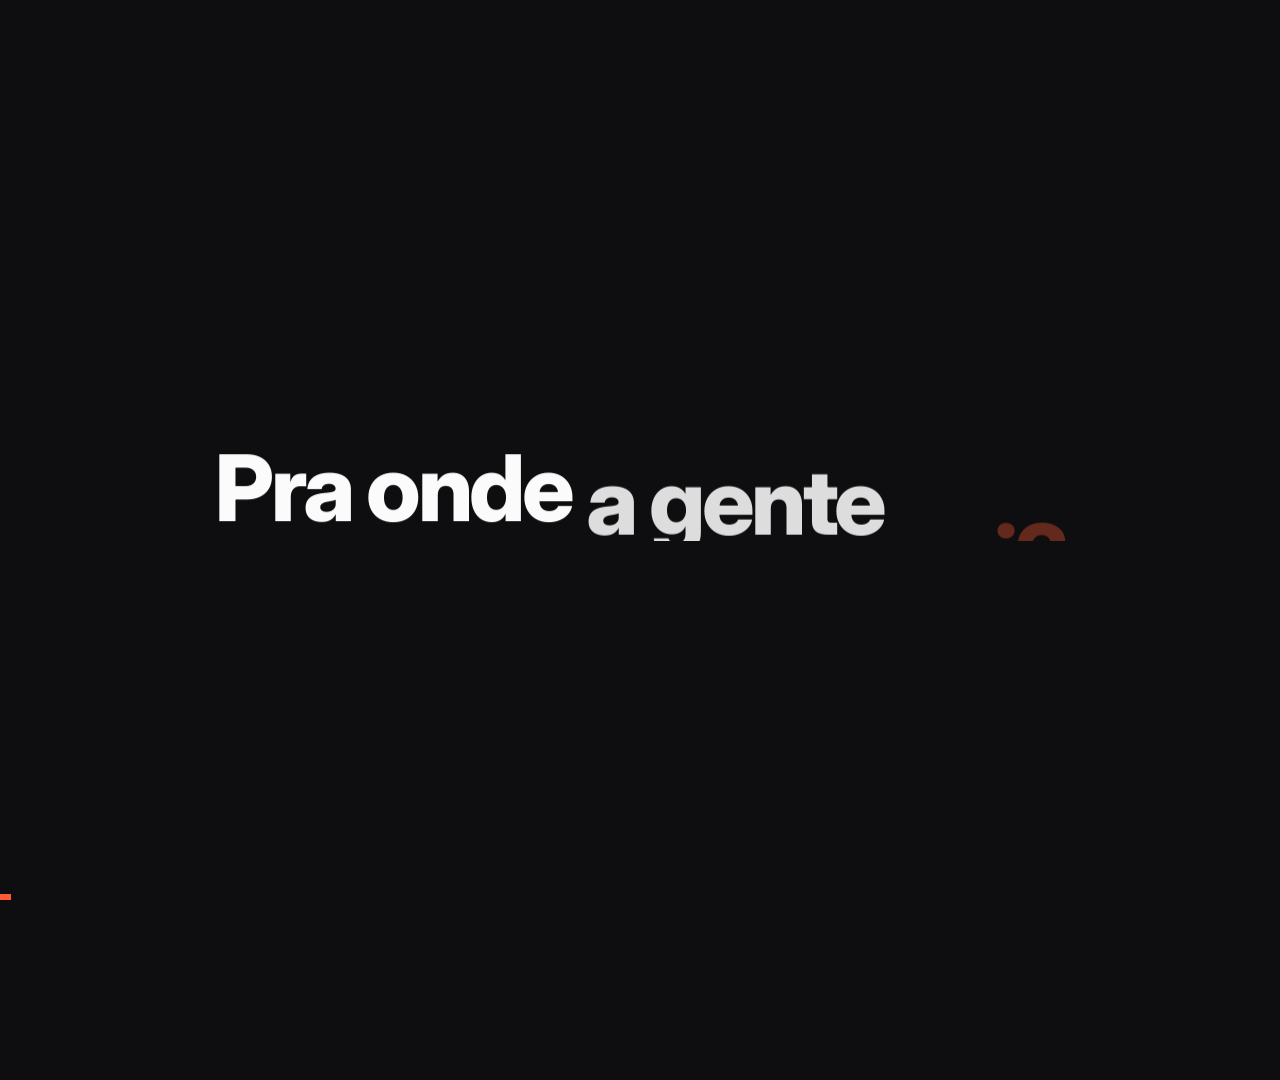
<file: pitch/video.html>
<!doctype html>
<html lang="pt-BR">
<head>
<meta charset="utf-8">
<title>Partiu — pitch</title>
<link rel="stylesheet" href="https://fonts.googleapis.com/css2?family=Inter:wght@400;500;600;700;800&display=block">
<style>
  :root {
    --bg: #F3F3F0; --ink: #141416; --sec: #6C6C72; --muted: #B4B4BA; --line: #DEDEDA;
    --dark: #0E0E10; --accent: #FF5A36;
  }
  * { box-sizing: border-box; margin: 0; padding: 0; }
  html, body { width: 1920px; height: 1080px; overflow: hidden; background: var(--dark); }
  body { font-family: 'Inter', sans-serif; color: var(--ink); -webkit-font-smoothing: antialiased; }
  #stage { position: absolute; inset: 0; overflow: hidden; background: var(--bg); }
  .scene { position: absolute; inset: 0; visibility: hidden; }
  .dark { background: var(--dark); color: #fff; }
  .light { background: var(--bg); }
  .abs { position: absolute; will-change: transform, opacity; }
  .center { left: 0; right: 0; text-align: center; }
  .acc { color: var(--accent); }
  .eyebrow { font-size: 22px; font-weight: 600; letter-spacing: 3px; text-transform: uppercase; color: var(--sec); }
  .dark .eyebrow { color: #8A8A90; }
  h1 { font-size: 92px; font-weight: 800; letter-spacing: -3.5px; line-height: 1.02; }
  h2 { font-size: 64px; font-weight: 700; letter-spacing: -2px; line-height: 1.08; }
  .src { font-size: 18px; color: var(--sec); }
  .dark .src { color: #7A7A80; }

  /* palavras que sobem */
  .w { display: inline-block; will-change: transform, opacity; }
  .line { display: block; overflow: hidden; padding-bottom: .08em; }

  /* capítulo e progresso */
  #chapter { position: absolute; left: 80px; top: 64px; z-index: 20; font-size: 20px; font-weight: 600; letter-spacing: 2px; text-transform: uppercase; display: flex; gap: 14px; align-items: center; }
  #chapter b { font-weight: 800; }
  #chapter i { width: 36px; height: 2px; background: currentColor; display: inline-block; opacity: .5; }
  #bar { position: absolute; left: 0; bottom: 0; height: 6px; background: var(--accent); z-index: 20; }

  /* abertura */
  .logo { font-size: 200px; font-weight: 800; letter-spacing: -9px; display: flex; align-items: center; gap: 28px; }
  .pin { width: 150px; height: 150px; }

  /* problema: fragmentos */
  .frag { background: #fff; border-radius: 24px; box-shadow: 0 18px 50px rgba(0,0,0,.10), 0 0 0 1px rgba(0,0,0,.04); padding: 24px 30px; font-size: 27px; display: flex; gap: 16px; align-items: center; white-space: nowrap; }
  .frag .ic { width: 52px; height: 52px; border-radius: 14px; background: #F0F0EE; display: grid; place-items: center; flex: none; }
  .frag small { display: block; font-size: 19px; color: var(--sec); margin-top: 4px; }
  .frag strong { font-weight: 700; }
  .tabs { display: flex; gap: 6px; }
  .tabs span { width: 46px; height: 30px; border-radius: 8px 8px 0 0; background: #E6E6E2; }
  .tabs span:nth-child(3n) { background: #D6D6D2; }

  /* validação */
  .stat { position: absolute; left: 160px; right: 160px; top: 300px; display: grid; grid-template-columns: 760px 1fr; align-items: center; gap: 60px; }
  .num { font-size: 250px; font-weight: 800; letter-spacing: -12px; line-height: .9; font-variant-numeric: tabular-nums; }
  .num small { font-size: 110px; letter-spacing: -4px; }
  .stat p { font-size: 46px; font-weight: 600; letter-spacing: -1.2px; line-height: 1.18; }
  .stat p em { font-style: normal; color: var(--sec); font-weight: 500; }
  .stat .src { margin-top: 26px; font-size: 20px; }
  .dots { position: absolute; left: 160px; bottom: 120px; display: flex; gap: 10px; }
  .dots span { width: 44px; height: 6px; border-radius: 3px; background: var(--line); overflow: hidden; }
  .dots span i { display: block; height: 100%; width: 0; background: var(--ink); }

  /* solução */
  .steps { position: absolute; left: 160px; right: 160px; top: 560px; display: grid; grid-template-columns: repeat(4, 1fr); gap: 28px; }
  .step { background: #1A1A1D; border-radius: 28px; padding: 36px 32px; height: 290px; display: flex; flex-direction: column; }
  .step .n { font-size: 20px; font-weight: 700; color: var(--accent); letter-spacing: 1px; }
  .step svg { margin: 26px 0 auto; }
  .step strong { font-size: 32px; font-weight: 700; letter-spacing: -.8px; line-height: 1.15; }
  .step span { font-size: 20px; color: #9A9AA0; margin-top: 8px; }

  /* telas */
  .phone { position: absolute; width: 410px; height: 887px; border-radius: 62px; background: #0B0B0C; padding: 12px; box-shadow: 0 50px 100px rgba(0,0,0,.25), inset 0 0 0 2px #2A2A2E; }
  .phone .scr { position: relative; width: 100%; height: 100%; border-radius: 50px; overflow: hidden; background: #fff; }
  .phone .scr img { position: absolute; left: 0; top: 0; width: 100%; height: 100%; will-change: transform, opacity; }
  .phone .isl { position: absolute; left: 50%; top: 24px; width: 118px; height: 34px; margin-left: -59px; border-radius: 20px; background: #0B0B0C; z-index: 5; }
  .cap { position: absolute; left: 160px; top: 330px; width: 760px; }
  .cap .k { font-size: 22px; font-weight: 700; color: var(--accent); letter-spacing: 2px; text-transform: uppercase; }
  .cap h2 { margin-top: 22px; }
  .cap p { margin-top: 26px; font-size: 30px; line-height: 1.4; color: var(--sec); max-width: 680px; }
  .side { opacity: .0; }
</style>
</head>
<body>
<div id="stage">

  <!-- 1. Abertura -->
  <section class="scene dark" id="s1">
    <div class="abs center" id="s1q" style="top:440px"><h1><span class="line"><span class="w">Pra onde</span> <span class="w">a gente</span> <span class="w acc">vai?</span></span></h1></div>
    <div class="abs" id="s1logo" style="left:0;right:0;top:380px;display:flex;justify-content:center">
      <div class="logo">
        <svg class="pin" viewBox="0 0 24 24" fill="none" stroke="#FF5A36" stroke-width="2" stroke-linecap="round" stroke-linejoin="round"><path id="pinPath" d="M12 21s-7-6.2-7-11.5A7 7 0 0 1 19 9.5C19 14.8 12 21 12 21z"/><circle id="pinDot" cx="12" cy="9.5" r="2.4" fill="#FF5A36" stroke="none"/></svg>
        <span id="s1word">Partiu</span>
      </div>
    </div>
    <div class="abs center" id="s1tag" style="top:640px;font-size:40px;font-weight:500;color:#A8A8AE;letter-spacing:-.5px">Sua viagem inteira em um só lugar.</div>
  </section>

  <!-- 2. Problema -->
  <section class="scene light" id="s2">
    <div class="abs" id="s2h" style="left:160px;top:180px;width:1100px">
      <h1><span class="line"><span class="w">Planejar uma viagem</span></span><span class="line"><span class="w">pro litoral ainda é um</span></span><span class="line"><span class="w acc">quebra-cabeça.</span></span></h1>
    </div>
    <div id="frags"></div>
    <div class="abs center" id="s2end" style="top:430px"><h2 style="font-size:76px;letter-spacing:-2.6px">Inspiração num app. Preço em outro.<br><span class="acc">Roteiro em lugar nenhum.</span></h2></div>
  </section>

  <!-- 3. Validação -->
  <section class="scene light" id="s3">
    <div class="abs" id="s3h" style="left:160px;top:180px"><h2 style="font-size:44px;letter-spacing:-1px;color:var(--sec)">Os números confirmam.</h2></div>
    <div class="stat" data-i="0">
      <div class="num"><span data-count="277">0</span></div>
      <div><p>páginas visitadas antes de reservar uma viagem <em>— cerca de 5 horas de pesquisa.</em></p><div class="src">Expedia, Path to Purchase 2023 (via Travel Market Report, 2024)</div></div>
    </div>
    <div class="stat" data-i="1">
      <div class="num"><span data-count="49">0</span><small>%</small></div>
      <div><p>dos brasileiros entrevistados têm as redes sociais como principal fonte para planejar viagens. <em>Só 21% usam sites especializados.</em></p><div class="src">Ministério do Turismo / Nexus, ago. 2025 — 2.503 entrevistas</div></div>
    </div>
    <div class="stat" data-i="2">
      <div class="num"><span data-count="62">0</span><small>%</small></div>
      <div><p>preferem turismo de <span class="acc">sol e praia</span> <em>— o destino mais desejado do país.</em></p><div class="src">Ministério do Turismo / Nexus, ago. 2025</div></div>
    </div>
    <div class="stat" data-i="3">
      <div class="num"><span data-count="617">0</span><small> mil</small></div>
      <div><p>chegadas internacionais em Santa Catarina de jan. a out. de 2025 <em>— alta de 60%.</em></p><div class="src">Embratur, MTur e Polícia Federal (via NSC Total, nov. 2025)</div></div>
    </div>
    <div class="dots"><span><i></i></span><span><i></i></span><span><i></i></span><span><i></i></span></div>
  </section>

  <!-- 4. Solução -->
  <section class="scene dark" id="s4">
    <div class="abs" id="s4h" style="left:160px;top:180px;width:1500px">
      <h1><span class="line"><span class="w"><span class="acc">Partiu</span> leva você do</span></span><span class="line"><span class="w">“pra onde?” ao roteiro pronto.</span></span></h1>
    </div>
    <div class="steps">
      <div class="step"><div class="n">01</div>
        <svg width="56" height="56" viewBox="0 0 24 24" fill="none" stroke="#fff" stroke-width="1.7" stroke-linecap="round" stroke-linejoin="round"><path d="M9 11l3 3 8-8"/><path d="M20 12v6a2 2 0 0 1-2 2H6a2 2 0 0 1-2-2V6a2 2 0 0 1 2-2h9"/></svg>
        <strong>4 perguntas</strong><span>Destino, datas, orçamento e interesses</span></div>
      <div class="step"><div class="n">02</div>
        <svg width="56" height="56" viewBox="0 0 24 24" fill="none" stroke="#fff" stroke-width="1.7" stroke-linecap="round" stroke-linejoin="round"><rect x="6" y="3" width="12" height="16" rx="2.5" transform="rotate(8 12 11)"/><path d="M8 21l-4-4M20 7l-2 2"/></svg>
        <strong>Desliza e escolhe</strong><span>Lugares que cabem no seu bolso</span></div>
      <div class="step"><div class="n">03</div>
        <svg width="56" height="56" viewBox="0 0 24 24" fill="none" stroke="#fff" stroke-width="1.7" stroke-linecap="round" stroke-linejoin="round"><rect x="3" y="5" width="18" height="16" rx="3"/><path d="M3 10h18M8 3v4M16 3v4M7 14h4M7 17h7"/></svg>
        <strong>Roteiro por dia</strong><span>Horários e deslocamentos organizados</span></div>
      <div class="step"><div class="n">04</div>
        <svg width="56" height="56" viewBox="0 0 24 24" fill="none" stroke="#fff" stroke-width="1.7" stroke-linecap="round" stroke-linejoin="round"><path d="M3 6l6-2 6 2 6-2v14l-6 2-6-2-6 2z"/><path d="M9 4v14M15 6v14"/></svg>
        <strong>Tudo no mapa</strong><span>Com o orçamento de cada dia</span></div>
    </div>
    <div class="abs" id="s4note" style="left:160px;top:930px;font-size:24px;color:#9A9AA0"><span class="acc" style="font-weight:700">66%</span> dos viajantes brasileiros querem usar IA para montar roteiro e orçamento. <span class="src" style="font-size:18px;margin-left:10px">Booking.com, 2025</span></div>
  </section>

  <!-- 5. Telas -->
  <section class="scene light" id="s5">
    <div class="cap" id="cap"><div class="k" id="capK"></div><h2 id="capH"></h2><p id="capP"></p></div>
    <div class="phone" id="phone" style="left:1250px;top:96px"><div class="scr" id="scr"></div></div>
  </section>

  <!-- 6. Fechamento -->
  <section class="scene dark" id="s6">
    <div class="abs" id="s6logo" style="left:0;right:0;top:330px;display:flex;justify-content:center">
      <div class="logo" style="font-size:170px;letter-spacing:-8px">
        <svg class="pin" style="width:128px;height:128px" viewBox="0 0 24 24" fill="none" stroke="#FF5A36" stroke-width="2" stroke-linecap="round" stroke-linejoin="round"><path d="M12 21s-7-6.2-7-11.5A7 7 0 0 1 19 9.5C19 14.8 12 21 12 21z"/><circle cx="12" cy="9.5" r="2.4" fill="#FF5A36" stroke="none"/></svg>
        <span>Partiu</span>
      </div>
    </div>
    <div class="abs center" id="s6tag" style="top:580px"><h2 style="font-size:58px">Planeje menos. <span class="acc">Viaje mais.</span></h2></div>
    <div class="abs center" id="s6meta" style="top:720px;font-size:24px;color:#8A8A90">Protótipo navegável · Litoral catarinense · Balneário Camboriú, Itapema, Porto Belo e Tijucas</div>
  </section>

  <div id="chapter"><b id="chN"></b><i></i><span id="chT"></span></div>
  <div id="bar"></div>
</div>

<script>
/* ---------- utilidades de animação ---------- */
const $ = (s, r = document) => r.querySelector(s);
const $$ = (s, r = document) => [...r.querySelectorAll(s)];
const clamp = (x, a = 0, b = 1) => Math.min(b, Math.max(a, x));
const lerp = (a, b, k) => a + (b - a) * k;
const E = {
  lin: (t) => t,
  out: (t) => 1 - Math.pow(1 - t, 3),
  out5: (t) => 1 - Math.pow(1 - t, 5),
  in: (t) => t * t * t,
  io: (t) => (t < .5 ? 4 * t * t * t : 1 - Math.pow(-2 * t + 2, 3) / 2),
  back: (t) => { const c = 1.6; return 1 + (c + 1) * Math.pow(t - 1, 3) + c * Math.pow(t - 1, 2); },
};
// progresso de 0 a 1 entre t0 e t0+d, com easing
const P = (t, t0, d, e = 'out') => E[e](clamp((t - t0) / d));
function css(el, { o, x = 0, y = 0, s = 1, r = 0, b }) {
  if (o !== undefined) el.style.opacity = o;
  el.style.transform = `translate(${x}px, ${y}px) scale(${s}) rotate(${r}deg)`;
  if (b !== undefined) el.style.filter = b > 0.05 ? `blur(${b}px)` : 'none';
}
// entrada (subindo) e saída (sumindo) de um elemento
function inout(el, t, tin, tout, { dy = 60, din = .8, dout = .5, e = 'out5', blur = 0 } = {}) {
  const a = P(t, tin, din, e), z = P(t, tout, dout, 'in');
  css(el, { o: a * (1 - z), y: (1 - a) * dy - z * 30, b: blur ? (1 - a) * blur : undefined });
}
// palavras de uma frase entram em cascata
function words(root, t, tin, gap = .09, d = .9) {
  $$('.w', root).forEach((w, i) => { const a = P(t, tin + i * gap, d, 'out5'); css(w, { o: a, y: (1 - a) * 110 }); });
}

/* ---------- cenas ---------- */
const SCENES = [
  { id: 's1', a: 0, b: 7.5 },
  { id: 's2', a: 7, b: 22.5, ch: ['01', 'O problema'] },
  { id: 's3', a: 22, b: 44.5, ch: ['02', 'Validação'] },
  { id: 's4', a: 44, b: 57, ch: ['03', 'Solução'] },
  { id: 's5', a: 56.5, b: 89, ch: ['04', 'O app'] },
  { id: 's6', a: 88.5, b: 97 },
];
const DURATION = 97;

// transição: a nova cena entra por um recorte circular que cresce
function reveal(el, t, a, cx = '50%', cy = '50%') {
  const k = P(t, a, .9, 'io');
  el.style.clipPath = k < 1 ? `circle(${k * 120}% at ${cx} ${cy})` : 'none';
}

/* 2. fragmentos do problema */
const FRAGS = [
  { x: 1300, y: 150, r: -4, html: `<div class="ic">${ico('insta')}</div><div><strong>47 posts salvos</strong><small>“praias secretas SC”</small></div>` },
  { x: 1330, y: 350, r: 3, html: `<div><div class="tabs"><span></span><span></span><span></span><span></span><span></span><span></span><span></span></div><small style="margin-top:12px">14 abas abertas · hotéis, passeios, restaurantes</small></div>` },
  { x: 1110, y: 560, r: -2, html: `<div class="ic">${ico('sheet')}</div><div><strong>roteiro_final_v3.xlsx</strong><small>editado há 2 semanas</small></div>` },
  { x: 1240, y: 760, r: 4, html: `<div class="ic">${ico('chat')}</div><div><strong>Grupo da viagem</strong><small>“e aí, onde a gente vai comer?” · 128 mensagens</small></div>` },
  { x: 230, y: 760, r: 3, html: `<div class="ic">${ico('pin')}</div><div><strong>23 lugares marcados</strong><small>no mapa, sem ordem nenhuma</small></div>` },
  { x: 700, y: 850, r: -3, html: `<div class="ic">${ico('money')}</div><div><strong>Quanto vai custar?</strong><small>R$ ??? por dia</small></div>` },
];
function ico(k) {
  const p = {
    insta: '<rect x="3" y="3" width="18" height="18" rx="5"/><circle cx="12" cy="12" r="4"/><circle cx="17.5" cy="6.5" r=".6" fill="#141416"/>',
    sheet: '<rect x="4" y="3" width="16" height="18" rx="2"/><path d="M4 9h16M4 15h16M10 3v18"/>',
    chat: '<path d="M21 12a8 8 0 0 1-11.6 7.1L4 20l1-4.6A8 8 0 1 1 21 12z"/>',
    pin: '<path d="M12 21s-7-6.2-7-11.5A7 7 0 0 1 19 9.5C19 14.8 12 21 12 21z"/><circle cx="12" cy="9.5" r="2.4"/>',
    money: '<rect x="2" y="6" width="20" height="12" rx="2"/><circle cx="12" cy="12" r="3"/>',
  }[k];
  return `<svg width="28" height="28" viewBox="0 0 24 24" fill="none" stroke="#141416" stroke-width="1.8" stroke-linecap="round" stroke-linejoin="round">${p}</svg>`;
}
$('#frags').innerHTML = FRAGS.map((f) => `<div class="abs frag" style="left:${f.x}px;top:${f.y}px">${f.html}</div>`).join('');

/* 5. telas do app */
const SHOTS = ['intro', 'dest', 'dates', 'budget', 'prefs', 'loading', 'discover', 'discover1', 'discover2', 'discover3', 'organize', 'main'];
$('#scr').innerHTML = SHOTS.map((s) => `<img data-s="${s}" src="shots/${s}.png">`).join('');
const IMG = Object.fromEntries($$('#scr img').map((i) => [i.dataset.s, i]));
// telas mostradas, com horário de entrada (relativo à cena) e legenda
const SEQ = [
  { t: 0.6, s: 'dest', cap: 0 }, { t: 2.6, s: 'dates', cap: 0 }, { t: 4.4, s: 'budget', cap: 0 }, { t: 6.2, s: 'prefs', cap: 0 },
  { t: 8.6, s: 'loading', cap: 1 },
  { t: 11.4, s: 'discover', cap: 2 }, { t: 13.2, s: 'discover1', cap: 2, swipe: 'discover' }, { t: 14.6, s: 'discover2', cap: 2, swipe: 'discover1' }, { t: 16.0, s: 'discover3', cap: 2, swipe: 'discover2' },
  { t: 18.6, s: 'organize', cap: 3 },
  { t: 24.6, s: 'main', cap: 4 },
];
const CAPS = [
  ['Passo 1 · Perguntas', 'Quatro perguntas<br>e pronto.', 'Destino, datas, orçamento e interesses. O app entende o tipo de viagem que você quer fazer.'],
  ['Passo 2 · Busca', 'Lugares que cabem<br>no seu orçamento.', 'O Partiu separa os mais bem avaliados e filtra pelo quanto você quer gastar por dia.'],
  ['Passo 3 · Escolha', 'Deslize para<br>escolher.', 'Restaurantes, praias e passeios, um de cada vez. Gostou? É só aceitar.'],
  ['Passo 4 · Roteiro', 'Seu roteiro,<br>dia a dia.', 'Cada lugar ganha dia e horário, com a distância entre um ponto e outro. Ou organize tudo automaticamente.'],
  ['Passo 5 · Mapa', 'A viagem inteira<br>no mapa.', 'Lugares sugeridos, sua hospedagem e o orçamento por dia, sempre à mão durante a viagem.'],
];
let capShown = -1;

/* ---------- render: desenha o quadro do instante t (em segundos) ---------- */
function render(t) {
  for (const sc of SCENES) $('#' + sc.id).style.visibility = t >= sc.a && t < sc.b ? 'visible' : 'hidden';
  const cur = [...SCENES].reverse().find((sc) => t >= sc.a);
  // capítulo
  const ch = cur.ch, chEl = $('#chapter');
  if (ch) { $('#chN').textContent = ch[0]; $('#chT').textContent = ch[1]; }
  const chIn = ch ? P(t, cur.a + .6, .6) * (1 - P(t, cur.b - .9, .4, 'in')) : 0;
  chEl.style.opacity = chIn;
  chEl.style.color = $('#' + cur.id).classList.contains('dark') ? '#fff' : '#141416';
  $('#bar').style.width = (t / DURATION * 100) + '%';

  /* 1. abertura */
  if (t < 8) {
    words($('#s1q'), t, .3, .22);
    const qOut = P(t, 2.4, .5, 'in');
    css($('#s1q'), { o: 1 - qOut, y: -qOut * 40, b: qOut * 8 });
    const lg = P(t, 2.9, 1.1, 'out5');
    css($('#s1logo'), { o: lg, s: lerp(.86, 1, lg), y: lerp(40, 0, lg) });
    const path = $('#pinPath'), L = 60;
    path.style.strokeDasharray = L; path.style.strokeDashoffset = L * (1 - P(t, 3.0, 1.2, 'io'));
    const dot = P(t, 3.9, .5, 'back');
    $('#pinDot').setAttribute('r', 2.4 * dot);
    css($('#s1tag'), { o: P(t, 4.0, .8), y: (1 - P(t, 4.0, .9, 'out5')) * 30 });
    const out = P(t, 6.6, .6, 'in');
    if (out > 0) { css($('#s1logo'), { o: 1 - out, s: 1 + out * .06 }); css($('#s1tag'), { o: 1 - out }); }
  }

  /* 2. problema */
  if (t >= 7 && t < 23) {
    const s = $('#s2'); reveal(s, t, 7);
    const u = t - 7;
    const hOut = P(u, 9.3, .6, 'in');
    words($('#s2h'), u, .5, .14);
    css($('#s2h'), { o: 1 - hOut, y: -hOut * 40 });
    $$('#frags .frag').forEach((f, i) => {
      const d = FRAGS[i], a = P(u, 2.2 + i * .45, .8, 'back');
      const fl = Math.sin((u + i) * 1.3) * 6;
      // no fim, os fragmentos são puxados para o centro e somem
      const z = P(u, 9.0, .9, 'in');
      const cx = 960 - (d.x + 180), cy = 540 - (d.y + 40);
      css(f, { o: clamp(a * 1.4) * (1 - z), x: cx * z, y: (1 - a) * 80 + fl + cy * z, s: lerp(.7, 1, a) * (1 - z * .6), r: d.r * a + Math.sin(u * .9 + i) * 1.2 + z * d.r * 4 });
    });
    const e = $('#s2end');
    const ea = P(u, 10.2, 1, 'out5'), eo = P(u, 14.7, .5, 'in');
    css(e, { o: ea * (1 - eo), y: (1 - ea) * 50, s: lerp(.96, 1, ea) + P(u, 10.2, 5, 'lin') * .04, b: (1 - ea) * 10 });
  }

  /* 3. validação */
  if (t >= 22 && t < 45) {
    const s = $('#s3'), u = t - 22;
    s.style.clipPath = 'none';
    css($('#s3h'), { o: P(u, .3, .6) * (1 - P(u, 21.6, .4, 'in')) });
    $$('#s3 .stat').forEach((st, i) => {
      const t0 = .6 + i * 5.3, t1 = t0 + 5.0;
      const a = P(u, t0, .9, 'out5'), z = P(u, t1, .45, 'in');
      const num = $('.num', st), txt = st.children[1];
      css(num, { o: a * (1 - z), y: (1 - a) * 80 - z * 40 });
      const ta = P(u, t0 + .35, .9, 'out5');
      css(txt, { o: ta * (1 - z), x: (1 - ta) * 60, y: -z * 40 });
      const c = $('[data-count]', st), n = +c.dataset.count;
      c.textContent = Math.round(n * P(u, t0, 1.8, 'out')).toLocaleString('pt-BR');
      $$('#s3 .dots i')[i].style.width = (P(u, t0, 5.3, 'lin') * 100) + '%';
    });
    css($('#s3 .dots'), { o: P(u, .6, .6) * (1 - P(u, 21.6, .4, 'in')) });
  }

  /* 4. solução */
  if (t >= 44 && t < 58) {
    const s = $('#s4'); reveal(s, t, 44, '50%', '100%');
    const u = t - 44;
    words($('#s4h'), u, .7, .2);
    $$('#s4 .step').forEach((st, i) => {
      const a = P(u, 2.4 + i * .35, .9, 'out5');
      css(st, { o: a, y: (1 - a) * 120, s: lerp(.94, 1, a) });
    });
    css($('#s4note'), { o: P(u, 5.2, .8), y: (1 - P(u, 5.2, .8)) * 20 });
    const out = P(u, 12.1, .5, 'in');
    if (out > 0) ['#s4h', '.steps', '#s4note'].forEach((q) => { const el = $(q, s); el.style.opacity = (q === '#s4h' ? 1 : +el.style.opacity) * (1 - out); });
  }

  /* 5. telas */
  if (t >= 56.5 && t < 89.5) {
    const s = $('#s5'); reveal(s, t, 56.5, '70%', '50%');
    const u = t - 56.5;
    // celular entra
    const pa = P(u, .2, 1.2, 'out5');
    const ph = $('#phone');
    const floatY = Math.sin(u * .8) * 6;
    // no mapa o celular aproxima um pouco
    const zoom = P(u, 25, 6, 'io');
    css(ph, { o: pa, y: (1 - pa) * 300 + floatY, r: (1 - pa) * 8, s: lerp(1, 1.04, zoom) });
    // tela atual (com fade + leve deslize)
    let curI = 0;
    SEQ.forEach((q, i) => { if (u >= q.t) curI = i; });
    for (const k in IMG) IMG[k].style.opacity = 0;
    const cur = SEQ[curI], prev = SEQ[curI - 1];
    const k = P(u, cur.t, .45, 'out');
    if (u < SEQ[0].t) { css(IMG.intro, { o: 1 }); }
    else if (cur.swipe) {
      // o cartão anterior sai deslizando para a direita
      css(IMG[cur.s], { o: 1 });
      const sw = IMG[cur.swipe];
      const top = cur.swipe === 'discover' ? 19 : 19, bottom = cur.swipe === 'discover' ? 9 : 19;
      sw.style.clipPath = `inset(${top}% 4% ${bottom}% 4% round 18px)`;
      const m = P(u, cur.t, .55, 'in');
      css(sw, { o: 1 - P(u, cur.t + .3, .25), x: m * 420, y: -m * 40, r: m * 16 });
      sw.style.zIndex = 2;
    } else {
      $$('#scr img').forEach((im) => { im.style.clipPath = 'none'; im.style.zIndex = 0; });
      if (prev) css(IMG[prev.s], { o: 1 - k, x: -k * 30 });
      css(IMG[cur.s], { o: k, x: (1 - k) * 40 });
      if (cur.s === 'organize' || cur.s === 'main') {
        // leve movimento de câmera dentro da tela
        const m = P(u, cur.t, 5.5, 'io');
        css(IMG[cur.s], { o: k, x: (1 - k) * 40, s: lerp(1, 1.06, m), y: cur.s === 'organize' ? -m * 18 : m * 10 });
      }
    }
    if (cur.swipe) $$('#scr img').forEach((im) => { if (im !== IMG[cur.swipe]) { im.style.clipPath = 'none'; im.style.zIndex = 0; } });
    // legenda
    const ci = u < SEQ[0].t ? 0 : cur.cap;
    if (ci !== capShown) { const c = CAPS[ci]; $('#capK').textContent = c[0]; $('#capH').innerHTML = c[1]; $('#capP').textContent = c[2]; capShown = ci; }
    const capStart = SEQ.find((q) => q.cap === ci).t;
    const nextCap = SEQ.find((q) => q.cap === ci + 1);
    const ca = P(u, Math.max(.5, capStart - .2), .8, 'out5');
    const co = nextCap ? P(u, nextCap.t - .5, .35, 'in') : P(u, 31.6, .4, 'in');
    [['#capK', 0], ['#capH', .08], ['#capP', .16]].forEach(([q, dl]) => {
      const a = P(u, Math.max(.5, capStart - .2) + dl, .8, 'out5');
      css($(q), { o: a * (1 - co), y: (1 - a) * 40 - co * 20 });
    });
    const out = P(u, 31.8, .6, 'in');
    if (out > 0) css(ph, { o: pa * (1 - out), y: floatY + out * 80, s: lerp(1, 1.04, zoom) });
  }

  /* 6. fechamento */
  if (t >= 88.5) {
    const s = $('#s6'); reveal(s, t, 88.5);
    const u = t - 88.5;
    const a = P(u, .6, 1.2, 'out5');
    css($('#s6logo'), { o: a, s: lerp(.9, 1, a), y: (1 - a) * 30 });
    css($('#s6tag'), { o: P(u, 1.6, .8), y: (1 - P(u, 1.6, .9, 'out5')) * 30 });
    css($('#s6meta'), { o: P(u, 2.6, .8) * .9 });
    const out = P(u, 7.6, .9, 'in');
    $('#stage').style.opacity = 1 - out;
  } else $('#stage').style.opacity = 1;
}

/* modo prévia: toca em tempo real (?t=segundos para começar de um ponto) */
window.ready = Promise.all([document.fonts.ready, ...$$('img').map((i) => i.decode().catch(() => {}))]);
if (!location.search.includes('capture')) {
  const q = new URLSearchParams(location.search), start = +(q.get('t') || 0);
  ready.then(() => { const t0 = performance.now(); const loop = () => { const t = start + (performance.now() - t0) / 1000; render(t % DURATION); requestAnimationFrame(loop); }; loop(); });
} else render(0);
</script>
</body>
</html>
</file>
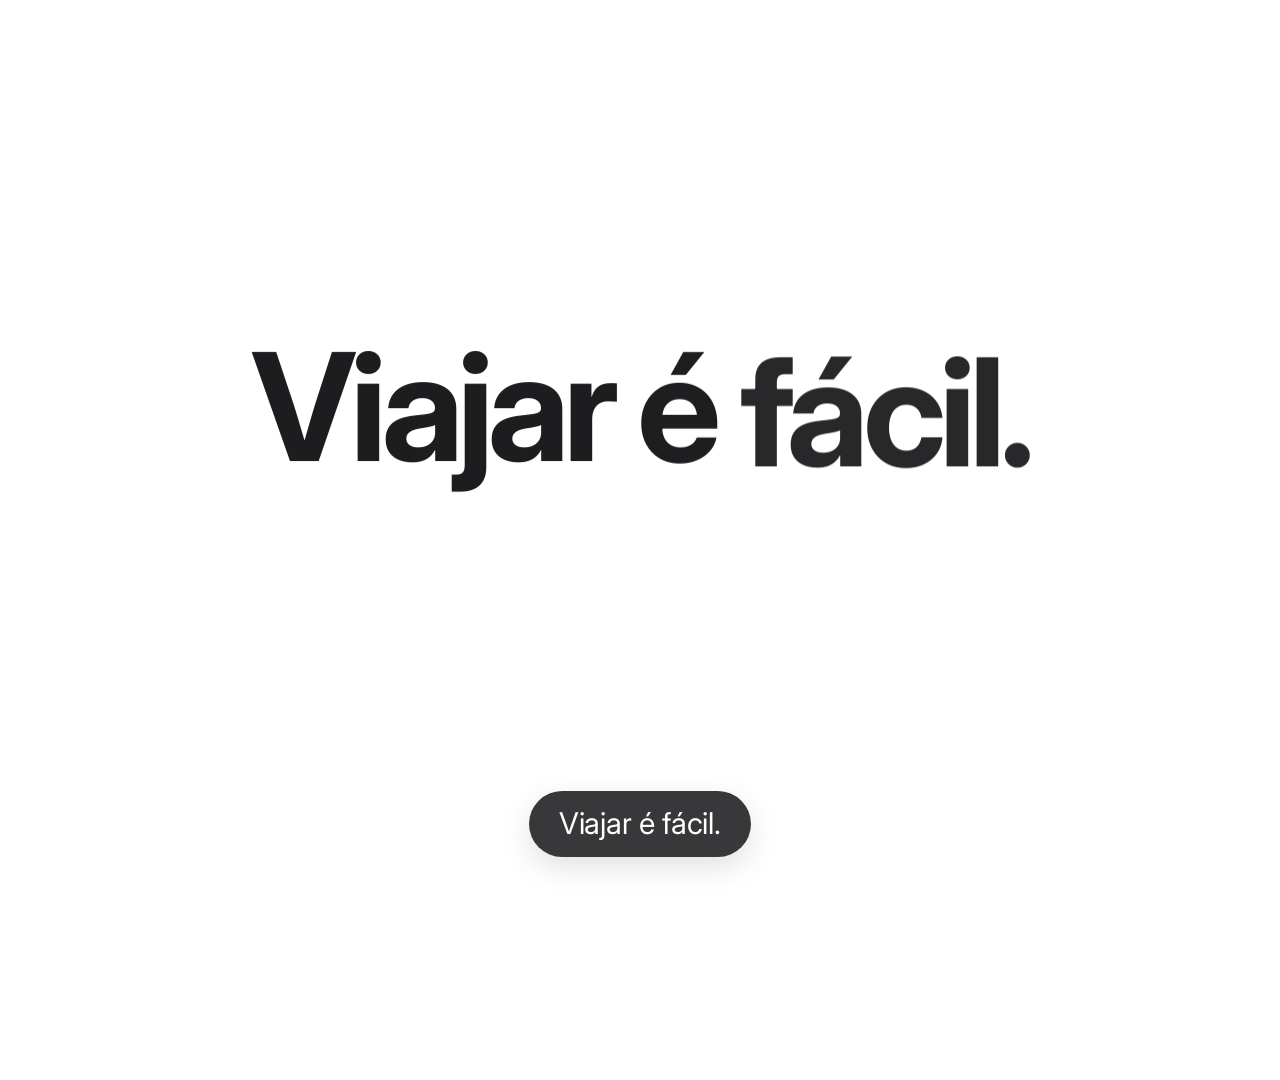
<file: pitch/video2.html>
<!doctype html>
<html lang="pt-BR">
<head>
<meta charset="utf-8">
<title>Partiu pitch v2</title>
<link rel="stylesheet" href="https://fonts.googleapis.com/css2?family=Inter:wght@400;500;600;700;800&display=block">
<style>
  :root { --ink: #1D1D1F; --gray: #86868B; --light: #F5F5F7; --line: #E8E8ED; }
  * { box-sizing: border-box; margin: 0; padding: 0; }
  html, body { width: 1920px; height: 1080px; overflow: hidden; background: #fff; }
  body { font-family: 'Inter', sans-serif; color: var(--ink); -webkit-font-smoothing: antialiased; }
  #stage { position: absolute; inset: 0; overflow: hidden; background: #fff; }
  .scene { position: absolute; inset: 0; visibility: hidden; }
  .abs { position: absolute; will-change: transform, opacity, filter; }
  .w { display: inline-block; will-change: transform, opacity, filter; }
  .big { font-weight: 700; letter-spacing: -0.045em; line-height: 1.02; }
  .center { left: 0; right: 0; text-align: center; }

  /* caos */
  .card { background: #fff; border-radius: 26px; box-shadow: 0 24px 60px rgba(0,0,0,.09), 0 0 0 1px rgba(0,0,0,.05); }
  .post { width: 230px; padding: 12px; }
  .post .ph { height: 200px; border-radius: 16px; background: linear-gradient(160deg, #D9D9DE, #F2F2F5 60%, #C9C9CF); position: relative; overflow: hidden; }
    .post .row { display: flex; gap: 10px; align-items: center; padding: 12px 4px 2px; font-size: 20px; font-weight: 600; }
  .tab { display: flex; align-items: center; gap: 12px; padding: 16px 22px; font-size: 21px; font-weight: 500; white-space: nowrap; border-radius: 16px; }
  .tab i { width: 22px; height: 22px; border-radius: 6px; background: var(--ink); flex: none; }
  .tab b { margin-left: 8px; color: var(--gray); font-weight: 400; }
  .notif { width: 470px; display: flex; gap: 16px; align-items: center; padding: 18px 20px; border-radius: 28px; background: rgba(245,245,247,.96); }
  .notif .ic { width: 54px; height: 54px; border-radius: 14px; background: var(--ink); display: grid; place-items: center; flex: none; }
  .notif strong { font-size: 20px; font-weight: 600; display: flex; justify-content: space-between; }
  .notif strong span { color: var(--gray); font-weight: 400; font-size: 17px; }
  .notif p { font-size: 20px; color: #3A3A3C; margin-top: 3px; }
  .chip { display: inline-flex; align-items: center; gap: 12px; padding: 18px 26px; border-radius: 999px; font-size: 24px; font-weight: 600; white-space: nowrap; background: #fff; box-shadow: 0 20px 50px rgba(0,0,0,.10), 0 0 0 1px rgba(0,0,0,.05); }
  .chip.dark { background: var(--ink); color: #fff; }
  .sheet { width: 330px; padding: 18px; }
  .sheet .g { display: grid; grid-template-columns: repeat(4, 1fr); gap: 4px; margin-top: 12px; }
  .sheet .g span { height: 18px; background: var(--light); border-radius: 3px; }
  .sheet .g span:nth-child(4n+1) { background: var(--line); }
  .sheet strong { font-size: 19px; font-weight: 600; }

  /* números */
  .num { font-size: 330px; font-weight: 700; letter-spacing: -0.06em; line-height: .85; font-variant-numeric: tabular-nums; }
  .lab { font-size: 52px; font-weight: 600; letter-spacing: -0.03em; line-height: 1.12; max-width: 820px; }
  .src { font-size: 20px; color: var(--gray); font-weight: 500; }
  #dots { display: grid; grid-template-columns: repeat(23, 22px); gap: 10px; }
  #dots i { width: 22px; height: 22px; border-radius: 50%; background: var(--ink); }
  #dots i.e { background: var(--line); }
  .bars { display: flex; gap: 60px; align-items: flex-end; height: 560px; }
  .bar { width: 170px; display: flex; flex-direction: column; align-items: center; justify-content: flex-end; height: 100%; }
  .bar .b { width: 100%; border-radius: 22px; background: var(--ink); }
  .bar.prev .b { background: var(--line); }
  .bar .v { font-size: 34px; font-weight: 700; letter-spacing: -0.03em; margin-bottom: 18px; }
  .bar .y { font-size: 24px; color: var(--gray); font-weight: 500; margin-top: 18px; }

  /* logo */
  .logo { display: flex; align-items: center; gap: .14em; font-size: 230px; font-weight: 700; letter-spacing: -0.055em; }
  .logo svg { width: .74em; height: .74em; }

  /* app */
  #phoneWrap { position: absolute; left: 1150px; top: 50px; width: 440px; height: 940px; perspective: 2400px; transform: scale(.9); transform-origin: 50% 0; }
  #phone { position: absolute; inset: 0; border-radius: 68px; background: #0A0A0B; padding: 13px; transform-style: preserve-3d; box-shadow: 0 60px 120px rgba(0,0,0,.22), inset 0 0 0 2px #2C2C2E; will-change: transform; }
  #scr { position: relative; width: 100%; height: 100%; border-radius: 55px; overflow: hidden; background: #fff; }
  #scr img { position: absolute; left: 0; top: 0; width: 100%; height: 100%; will-change: transform, opacity; }
  #scr .shade { position: absolute; inset: 0; background: #000; opacity: 0; pointer-events: none; }
  .ripple { position: absolute; width: 60px; height: 60px; margin: -30px 0 0 -30px; border-radius: 50%; border: 3px solid var(--ink); opacity: 0; z-index: 4; }
  .stepk { font-size: 26px; font-weight: 600; color: var(--gray); letter-spacing: -0.01em; }
  .steph { font-size: 104px; font-weight: 700; letter-spacing: -0.05em; line-height: 1; margin-top: 22px; }
  .steps { font-size: 34px; font-weight: 500; color: var(--gray); letter-spacing: -0.02em; margin-top: 30px; line-height: 1.3; }
  .mask { overflow: hidden; padding-bottom: .1em; }
  #brand { position: absolute; left: 80px; top: 60px; display: flex; align-items: center; gap: 10px; font-size: 34px; font-weight: 700; letter-spacing: -0.04em; }
  #sub { position: absolute; left: 0; right: 0; bottom: 44px; display: flex; justify-content: center; z-index: 30; pointer-events: none; }
  #sub span { display: inline-block; padding: 14px 30px; border-radius: 999px; background: rgba(29,29,31,.88); color: #fff; font-size: 30px; font-weight: 400; letter-spacing: -0.01em; line-height: 1.25; white-space: nowrap; box-shadow: 0 10px 30px rgba(0,0,0,.12); will-change: transform, opacity; }
  #credits { position: absolute; left: 0; right: 0; bottom: 56px; text-align: center; font-size: 18px; color: #86868B; }
  .ring { position: absolute; left: 960px; top: 540px; border-radius: 50%; border: 2px solid var(--ink); opacity: 0; }
</style>
</head>
<body>
<div id="stage">

  <!-- 1. gancho -->
  <section class="scene" id="hook">
    <div class="abs center big" id="hA" style="top:330px;font-size:150px"><span class="w">Viajar</span> <span class="w">é</span> <span class="w">fácil.</span></div>
    <div class="abs center big" id="hB" style="top:520px;font-size:150px"><span class="w">Planejar,</span> <span class="w">não.</span></div>
  </section>

  <!-- 2. caos -->
  <section class="scene" id="chaos">
    <div class="abs" id="cam" style="inset:0"><div id="frags"></div></div>
    <div class="abs center big" id="never" style="top:470px;font-size:120px"><span class="w">E</span> <span class="w">o</span> <span class="w">roteiro</span> <span class="w">nunca</span> <span class="w">sai.</span></div>
  </section>

  <!-- 3. números -->
  <section class="scene" id="nums">
    <div class="stat" data-k="n1">
      <div class="abs num" style="left:180px;top:250px"><span class="cnt">0</span></div>
      <div class="abs lab" style="left:186px;top:590px">páginas visitadas<br>antes de reservar</div>
      <div class="abs src" style="left:188px;top:760px">Expedia, 2023</div>
      <div class="abs vis" style="left:1080px;top:330px"><div id="dots"></div></div>
    </div>
    <div class="stat" data-k="n2">
      <div class="abs num" style="left:180px;top:250px"><span class="cnt">0</span>%</div>
      <div class="abs lab" style="left:186px;top:590px">planejam a viagem<br>pelas redes sociais</div>
      <div class="abs src" style="left:188px;top:760px">Ministério do Turismo, 2025</div>
      <div class="abs vis" style="left:1180px;top:240px">
        <svg width="600" height="600" viewBox="0 0 600 600"><circle cx="300" cy="300" r="250" fill="none" stroke="#E8E8ED" stroke-width="56"/><circle id="arc" cx="300" cy="300" r="250" fill="none" stroke="#1D1D1F" stroke-width="56" stroke-linecap="round" transform="rotate(-90 300 300)" stroke-dasharray="1571" stroke-dashoffset="1571"/></svg>
      </div>
    </div>
    <div class="stat" data-k="n3">
      <div class="abs num" style="left:180px;top:250px">+<span class="cnt">0</span>%</div>
      <div class="abs lab" style="left:186px;top:590px">turistas estrangeiros<br>em Santa Catarina</div>
      <div class="abs src" style="left:188px;top:760px">Embratur, jan. a out. de 2025</div>
      <div class="abs vis" style="left:1230px;top:260px">
        <div class="bars"><div class="bar prev"><div class="v">385 mil</div><div class="b" id="b1"></div><div class="y">2024</div></div><div class="bar"><div class="v">617 mil</div><div class="b" id="b2"></div><div class="y">2025</div></div></div>
      </div>
    </div>
  </section>

  <!-- 4. revelação -->
  <section class="scene" id="reveal">
    <div class="abs" id="dot" style="left:960px;top:540px;width:40px;height:40px;margin:-20px 0 0 -20px;border-radius:50%;background:#1D1D1F;opacity:0"></div>
    <div class="ring" id="ring1"></div><div class="ring" id="ring2"></div>
    <div class="abs" id="logoBig" style="left:0;right:0;top:340px;display:flex;justify-content:center">
      <div class="logo"><svg viewBox="0 0 24 24" fill="none" stroke="#1D1D1F" stroke-width="2.1" stroke-linecap="round" stroke-linejoin="round"><path class="pinp" d="M12 21s-7-6.2-7-11.5A7 7 0 0 1 19 9.5C19 14.8 12 21 12 21z"/><circle class="pind" cx="12" cy="9.5" r="2.4" fill="#1D1D1F" stroke="none"/></svg><span id="letters"><span class="w">P</span><span class="w">a</span><span class="w">r</span><span class="w">t</span><span class="w">i</span><span class="w">u</span></span></div>
    </div>
    <div class="abs center" id="tag" style="top:650px;font-size:50px;font-weight:500;letter-spacing:-0.025em;color:#86868B"><span class="w">Sua</span> <span class="w">viagem</span> <span class="w">inteira</span> <span class="w">em</span> <span class="w">um</span> <span class="w">só</span> <span class="w">lugar.</span></div>
  </section>

  <!-- 5. app -->
  <section class="scene" id="app">
    <div id="brand"><svg width="30" height="30" viewBox="0 0 24 24" fill="none" stroke="#1D1D1F" stroke-width="2.3" stroke-linecap="round" stroke-linejoin="round"><path d="M12 21s-7-6.2-7-11.5A7 7 0 0 1 19 9.5C19 14.8 12 21 12 21z"/><circle cx="12" cy="9.5" r="2.4" fill="#1D1D1F" stroke="none"/></svg>Partiu</div>
    <div class="abs" id="cap" style="left:160px;top:350px;width:900px">
      <div class="mask"><div class="stepk" id="capK"></div></div>
      <div class="mask"><div class="steph" id="capH"></div></div>
      <div class="mask"><div class="steps" id="capS"></div></div>
    </div>
    <div id="phoneWrap"><div id="phone"><div id="scr"><div class="shade"></div></div></div></div>
    <div id="chips"></div>
  </section>

  <!-- 6. fim -->
  <section class="scene" id="end">
    <div class="abs center big" id="e1" style="top:330px;font-size:150px"><span class="w">Planeje</span> <span class="w">menos.</span></div>
    <div class="abs center big" id="e2" style="top:520px;font-size:150px"><span class="w">Viaje</span> <span class="w">mais.</span></div>
    <div class="ring" id="ring3"></div>
    <div class="abs" id="logoEnd" style="left:0;right:0;top:350px;display:flex;justify-content:center">
      <div class="logo" style="font-size:210px"><svg viewBox="0 0 24 24" fill="none" stroke="#1D1D1F" stroke-width="2.1" stroke-linecap="round" stroke-linejoin="round"><path d="M12 21s-7-6.2-7-11.5A7 7 0 0 1 19 9.5C19 14.8 12 21 12 21z"/><circle cx="12" cy="9.5" r="2.4" fill="#1D1D1F" stroke="none"/></svg><span>Partiu</span></div>
    </div>
    <div class="abs center" id="endTag" style="top:640px;font-size:44px;font-weight:500;letter-spacing:-0.025em;color:#86868B">Sua viagem inteira em um só lugar.</div>
    <div class="abs" id="credits">Fotos: Wikimedia Commons (CC BY, CC BY-SA, CC0 e domínio público). Mapa: © OpenStreetMap.</div>
  </section>
  <div id="sub"><span></span></div>
</div>

<script src="timeline.js"></script>
<script src="narration.js"></script>
<script>
/* ---------- utilidades ---------- */
const $ = (s, r = document) => r.querySelector(s);
const $$ = (s, r = document) => [...r.querySelectorAll(s)];
const clamp = (x, a = 0, b = 1) => Math.min(b, Math.max(a, x));
const lerp = (a, b, k) => a + (b - a) * k;
const E = {
  lin: (t) => t,
  out: (t) => 1 - Math.pow(1 - t, 3),
  out5: (t) => 1 - Math.pow(1 - t, 5),
  in: (t) => t * t * t,
  io: (t) => (t < .5 ? 4 * t * t * t : 1 - Math.pow(-2 * t + 2, 3) / 2),
  spring: (t) => (t >= 1 ? 1 : 1 - Math.exp(-6.5 * t) * Math.cos(9.5 * t)),
  back: (t) => { const c = 1.7; return 1 + (c + 1) * Math.pow(t - 1, 3) + c * Math.pow(t - 1, 2); },
};
const P = (t, t0, d, e = 'out') => E[e](clamp((t - t0) / d));
function css(el, { o, x = 0, y = 0, s = 1, r = 0, b, rx, ry }) {
  if (o !== undefined) el.style.opacity = clamp(o);
  el.style.transform = `translate(${x}px, ${y}px) scale(${s}) rotate(${r}deg)` + (rx !== undefined ? ` rotateX(${rx}deg) rotateY(${ry}deg)` : '');
  if (b !== undefined) el.style.filter = b > 0.1 ? `blur(${b}px)` : 'none';
}
// palavras entram de baixo, com desfoque
function words(root, t, tin, gap = .1, d = .8, dy = 90) {
  $$('.w', root).forEach((w, i) => { const a = P(t, tin + i * gap, d, 'out5'); css(w, { o: a, y: (1 - a) * dy, b: (1 - a) * 16 }); });
}
function ripple(el, t, t0, max = 1400, d = 1.4) {
  const k = P(t, t0, d, 'out');
  const live = t >= t0 && t < t0 + d;
  el.style.opacity = live ? (1 - k) * .5 : 0;
  const sz = k * max;
  Object.assign(el.style, { width: sz + 'px', height: sz + 'px', marginLeft: -sz / 2 + 'px', marginTop: -sz / 2 + 'px' });
}

const S = TL.scenes, A = TL.app;
const SCENES = [['hook', S.hook, S.chaos], ['chaos', S.chaos, S.n1], ['nums', S.n1, S.reveal + .3], ['reveal', S.reveal, S.app + .2], ['app', S.app - .4, S.end + .6], ['end', S.end, TL.duration]];

/* ---------- caos: fragmentos ---------- */
const ICON = {
  heart: '<svg width="22" height="22" viewBox="0 0 24 24" fill="#1D1D1F"><path d="M12 21s-8-5.2-8-11a4.5 4.5 0 0 1 8-2.8A4.5 4.5 0 0 1 20 10c0 5.8-8 11-8 11z"/></svg>',
  chat: '<svg width="28" height="28" viewBox="0 0 24 24" fill="#fff"><path d="M21 11.5a8.5 8.5 0 0 1-12.4 7.6L3 20.5l1.4-5A8.5 8.5 0 1 1 21 11.5z"/></svg>',
  pin: '<svg width="26" height="26" viewBox="0 0 24 24" fill="none" stroke="currentColor" stroke-width="2.2" stroke-linecap="round" stroke-linejoin="round"><path d="M12 21s-7-6.2-7-11.5A7 7 0 0 1 19 9.5C19 14.8 12 21 12 21z"/><circle cx="12" cy="9.5" r="2.4"/></svg>',
  cal: '<svg width="26" height="26" viewBox="0 0 24 24" fill="none" stroke="currentColor" stroke-width="2.2" stroke-linecap="round"><rect x="3" y="5" width="18" height="16" rx="3"/><path d="M3 10h18M8 3v4M16 3v4"/></svg>',
  check: '<svg width="24" height="24" viewBox="0 0 24 24" fill="none" stroke="currentColor" stroke-width="3" stroke-linecap="round" stroke-linejoin="round"><path d="M5 12.5l4.5 4.5L19 7.5"/></svg>',
  star: '<svg width="22" height="22" viewBox="0 0 24 24" fill="currentColor"><path d="M12 3l2.7 5.8 6.3.7-4.7 4.3 1.3 6.2L12 17l-5.6 3 1.3-6.2L3 9.5l6.3-.7z"/></svg>',
  money: '<svg width="26" height="26" viewBox="0 0 24 24" fill="none" stroke="currentColor" stroke-width="2.2"><rect x="2" y="6" width="20" height="12" rx="3"/><circle cx="12" cy="12" r="3"/></svg>',
};
const post = (n, img) => `<div class="card post"><div class="ph" style="background:url(photos/${img}.jpg) center/cover"></div><div class="row">${ICON.heart}${n}</div></div>`;
const tab = (t, d) => `<div class="card tab"><i></i>${t}<b>${d}</b></div>`;
const notif = (title, msg) => `<div class="card notif"><div class="ic">${ICON.chat}</div><div style="flex:1"><strong>${title}<span>agora</span></strong><p>${msg}</p></div></div>`;
const chip = (ic, t, dark) => `<div class="chip${dark ? ' dark' : ''}">${ICON[ic] || ''}${t}</div>`;
const sheet = `<div class="card sheet"><strong>roteiro_final_v3.xlsx</strong><div class="g">${'<span></span>'.repeat(20)}</div></div>`;
// [x, y, rotação, html, direção de entrada]
const FR = [
  [250, 170, -6, post('Salvo', 'post1'), [-1, -1]],
  [1420, 140, 3, tab('Melhores praias de SC', 'blog'), [1, -1]],
  [1480, 225, -2, tab('Hotéis em Balneário', 'R$ 480'), [1, -1]],
  [1540, 310, 2, tab('Passeio de barco', 'Porto Belo'), [1, -1]],
  [200, 690, 4, sheet, [-1, 1]],
  [620, 110, 5, post('Salvo', 'post2'), [0, -1]],
  [1330, 790, -3, notif('Grupo da viagem', 'e aí, onde a gente vai comer?'), [1, 1]],
  [1620, 470, 6, chip('pin', '23 lugares salvos'), [1, 0]],
  [500, 830, -4, chip('money', 'R$ ??? por dia'), [0, 1]],
  [130, 450, -3, tab('Restaurantes frutos do mar', '4,6'), [-1, 0]],
  [1030, 860, 2, chip('cal', 'Que dia vamos?'), [0, 1]],
  [1360, 600, 3, notif('Grupo da viagem', 'alguém viu o preço do hotel?'), [1, 1]],
  [1010, 120, -5, chip('star', '14 abas abertas'), [0, -1]],
  [760, 640, 0, post('Salvo', 'post3'), [0, 1]],
];
const POP = TL.sfx.filter((c) => c[1] === 'pop' && c[0] < 7).map((c) => c[0]);
$('#frags').innerHTML = FR.map((f) => `<div class="abs fr" style="left:${f[0]}px;top:${f[1]}px">${f[3]}</div>`).join('');

/* ---------- números ---------- */
$('#dots').innerHTML = Array.from({ length: 299 }, (_, i) => `<i class="${i >= 277 ? 'e' : ''}"></i>`).join('');
const DOTS = $$('#dots i');

/* ---------- app ---------- */
const SHOTS = ['intro', 'dest', 'dates', 'budget', 'prefs', 'loading', 'discover', 'discover1', 'discover2', 'discover3', 'organize', 'main'];
$('#scr').insertAdjacentHTML('afterbegin', SHOTS.map((s) => `<img data-s="${s}" src="shots/${s}.png">`).join(''));
const IMG = Object.fromEntries($$('#scr img').map((i) => [i.dataset.s, i]));
const SEQ = [
  [A.dest - .8, 'intro'], [A.dest, 'dest'], [A.dates, 'dates'], [A.budget, 'budget'], [A.prefs, 'prefs'], [A.loading, 'loading'],
  [A.discover, 'discover'], [A.sw1, 'discover1', 'discover'], [A.sw2, 'discover2', 'discover1'], [A.sw3, 'discover3', 'discover2'],
  [A.organize, 'organize'], [A.main, 'main'],
];
const CAPS = [
  [S.app, '01', '4 perguntas.', 'Destino, datas, orçamento<br>e o que você curte.'],
  [A.loading, '02', 'Lugares que<br>cabem no bolso.', 'Os mais bem avaliados,<br>dentro do seu orçamento.'],
  [A.discover, '03', 'Deslize para<br>escolher.', 'Gostou? É só aceitar.'],
  [A.organize, '04', 'Roteiro<br>dia a dia.', 'Horários e distâncias,<br>tudo organizado.'],
  [A.main, '05', 'Tudo no mapa.', 'Com o orçamento<br>de cada dia.'],
];
// chips flutuantes: [entra, sai, x, y, html]
const CH = [
  [A.dest + .3, A.loading, 900, 170, chip('pin', 'Balneário Camboriú')],
  [A.dates + .3, A.loading, 1560, 400, chip('cal', '12 a 18 nov')],
  [A.budget + .3, A.loading, 980, 660, chip('money', 'R$ 4.000')],
  [A.prefs + .3, A.loading, 1530, 800, chip('', 'Praia · Gastronomia', true)],
  [A.loading + 2.2, A.discover, 1500, 820, chip('check', '8 lugares encontrados', true)],
  [A.sw1 + .15, A.organize, 1560, 300, chip('check', 'Cantina da Barra', true)],
  [A.sw2 + .15, A.organize, 1560, 400, chip('check', 'Mar & Brasa', true)],
  [A.sw3 + .15, A.organize, 1560, 500, chip('check', 'Frutos do mar', true)],
  [A.organize + .8, A.main, 930, 470, chip('', '10:00 · Praia Central')],
  [A.organize + 1.2, A.main, 1510, 640, chip('', '12:00 · Cantina da Barra')],
  [A.organize + 1.6, A.main, 990, 820, chip('cal', 'Quinta, 12 nov')],
  [A.main + 2.2, S.end - .2, 1500, 230, chip('money', 'R$ 667 por dia', true)],
];
$('#chips').innerHTML = CH.map((c) => `<div class="abs ch" style="left:${c[2]}px;top:${c[3]}px">${c[4]}</div>`).join('');
// marcadores do mapa (fração da tela) para os pulsos
const PINS = [[.35, .24], [.29, .30], [.39, .33], [.71, .345], [.53, .38], [.60, .376]];
$('#scr').insertAdjacentHTML('beforeend', PINS.map((p) => `<div class="ripple" style="left:${p[0] * 100}%;top:${p[1] * 100}%"></div>`).join(''));
let capShown = -1;

/* ---------- render ---------- */
function render(t) {
  for (const [id, a, b] of SCENES) $('#' + id).style.visibility = t >= a && t < b ? 'visible' : 'hidden';

  /* 1. gancho */
  if (t < S.chaos) {
    words($('#hA'), t, .2, .14, .8, 110);
    words($('#hB'), t, 1.45, .2, .8, 110);
    const g = P(t, 1.4, .6);
    $('#hA').style.color = `rgb(${lerp(29, 134, g)},${lerp(29, 134, g)},${lerp(31, 139, g)})`;
    const nao = $$('#hB .w')[1], np = P(t, 1.7, .5, 'spring');
    css(nao, { o: P(t, 1.65, .3), y: (1 - P(t, 1.65, .7, 'out5')) * 110, s: lerp(1.5, 1, np), b: (1 - P(t, 1.65, .5)) * 16 });
    const out = P(t, 2.95, .45, 'in');
    if (out > 0) { css($('#hA'), { o: 1 - out, s: 1 + out * .5, b: out * 24, y: -out * 120 }); css($('#hB'), { o: 1 - out, s: 1 + out * .5, b: out * 24, y: out * 60 }); }
    else { css($('#hA'), {}); css($('#hB'), {}); }
  }

  /* 2. caos */
  if (t >= S.chaos && t < S.n1) {
    const u = t - S.chaos;
    const collapse = P(t, 8.95, .45, 'in');
    css($('#cam'), { s: lerp(1, 1.1, P(u, 0, 6, 'lin')) * (1 - collapse * .2) });
    $$('#frags .fr').forEach((el, i) => {
      const f = FR[i], t0 = POP[i] ?? (3.7 + i * .2);
      const a = P(t, t0 - .05, .7, 'spring'), ao = P(t, t0 - .05, .2);
      const fl = Math.sin(t * 1.6 + i * 1.7) * 8, fr = Math.sin(t * 1.1 + i) * 1.5;
      const blur = P(t, 7.5, .5) * 10;
      const cx = 960 - f[0] - 150, cy = 540 - f[1] - 40;
      css(el, {
        o: ao * (1 - P(t, 7.5, .5) * .82) * (1 - collapse),
        x: (1 - a) * f[4][0] * 700 + cx * collapse,
        y: (1 - a) * f[4][1] * 500 + fl + cy * collapse,
        s: lerp(.6, 1, a) * (1 - collapse * .85),
        r: f[2] * a + fr + (1 - a) * 20 * (i % 2 ? 1 : -1) + collapse * 90,
        b: blur + collapse * 6,
      });
    });
    words($('#never'), t, 7.55, .12, .7, 90);
    const no = P(t, 8.95, .45, 'in');
    css($('#never'), { o: 1 - no, s: 1 - no * .7, b: no * 10 });
  }

  /* 3. números */
  if (t >= S.n1 && t < S.reveal + .3) {
    const keys = ['n1', 'n2', 'n3'], ends = [S.n2, S.n3, S.reveal - .3];
    $$('#nums .stat').forEach((st, i) => {
      const t0 = S[keys[i]], t1 = ends[i];
      const on = t >= t0 - .1 && t < t1 + .6;
      st.style.visibility = on ? '' : 'hidden';
      if (!on) return;
      const z = P(t, t1 - .35, .4, 'in');
      const [num, lab, src, vis] = st.children;
      const a = P(t, t0, .9, 'out5');
      css(num, { o: a * (1 - z), y: (1 - a) * 160 - z * 140, b: (1 - a) * 20 + z * 14 });
      const la = P(t, t0 + .25, .8, 'out5');
      css(lab, { o: la * (1 - z), y: (1 - la) * 60 - z * 100, b: (1 - la) * 10 });
      css(src, { o: P(t, t0 + .6, .6) * (1 - z), y: -z * 80 });
      const va = P(t, t0 + .1, .9, 'out5');
      css(vis, { o: va * (1 - z), s: lerp(.85, 1, va) * (1 - z * .1), y: (1 - va) * 60, b: z * 10 });
      const cnt = $('.cnt', st), target = [277, 49, 60][i];
      const k = P(t, t0 + .1, 1.4, 'out');
      cnt.textContent = Math.round(target * k);
      if (i === 0) DOTS.forEach((d, j) => { const dk = P(t, t0 + .1 + (j / 299) * 1.4, .25, 'back'); d.style.transform = `scale(${dk})`; });
      if (i === 1) $('#arc').style.strokeDashoffset = 1571 * (1 - .49 * k);
      if (i === 2) { $('#b1').style.height = 300 * P(t, t0 + .2, 1, 'out5') + 'px'; $('#b2').style.height = 481 * P(t, t0 + .45, 1.2, 'spring') + 'px'; }
    });
  }

  /* 4. revelação */
  if (t >= S.reveal && t < S.app + .2) {
    const imp = 22.5;
    const d = P(t, 22.0, .5, 'out'), dz = P(t, imp, .12);
    css($('#dot'), { o: d * (1 - dz), s: lerp(.2, 1.6, d) });
    ripple($('#ring1'), t, imp, 2200, 1.3); ripple($('#ring2'), t, imp + .18, 1500, 1.3);
    $$('#letters .w').forEach((w, i) => { const a = P(t, imp + i * .045, .9, 'out5'); css(w, { o: P(t, imp + i * .045, .25), y: (1 - a) * 120, s: lerp(1.6, 1, a), b: (1 - a) * 22 }); });
    const pp = $('.pinp'); pp.style.strokeDasharray = 60; pp.style.strokeDashoffset = 60 * (1 - P(t, imp, 1, 'io'));
    $('.pind').setAttribute('r', 2.4 * P(t, imp + .7, .6, 'spring'));
    words($('#tag'), t, 23.6, .07, .7, 50);
    // logo encolhe e vai para o canto
    const m = P(t, 26.35, .7, 'io');
    css($('#logoBig'), { x: lerp(0, -790, m), y: lerp(0, -330, m), s: lerp(1, .15, m), o: 1 - P(t, 26.9, .15) });
    css($('#tag'), { o: 1 - P(t, 26.2, .3), y: -P(t, 26.2, .4) * 30 });
  }

  /* 5. app */
  if (t >= S.app - .4 && t < S.end + .6) {
    css($('#brand'), { o: P(t, 26.95, .2) * (1 - P(t, S.end - .3, .4)) });
    // celular em 3D
    const enter = P(t, S.app, 1.3, 'out5');
    const straight = P(t, A.main, 1.2, 'io');
    const sway = Math.sin(t * .7) * 2.5;
    const leave = P(t, S.end - .2, .7, 'in');
    const ph = $('#phone');
    const ry = lerp(-35, -14, enter) * (1 - straight) + sway * (1 - straight * .6) + leave * -40;
    const rx = lerp(25, 5, enter) * (1 - straight);
    ph.style.transform = `translate(${leave * 900}px, ${(1 - enter) * 1000 + Math.sin(t * .9) * 8}px) rotateX(${rx}deg) rotateY(${ry}deg) rotateZ(${(1 - enter) * 10 + leave * 15}deg) scale(${lerp(1, 1.04, straight)})`;
    // telas: transição tipo "push"
    let ci = 0; SEQ.forEach((q, i) => { if (t >= q[0]) ci = i; });
    for (const k in IMG) { IMG[k].style.opacity = 0; IMG[k].style.clipPath = 'none'; IMG[k].style.zIndex = 0; IMG[k].style.transform = 'none'; }
    const [ct, cs, sw] = SEQ[ci], prev = SEQ[ci - 1];
    const k = P(t, ct, .55, 'out5');
    if (sw) {
      css(IMG[cs], { o: 1 });
      const im = IMG[sw]; im.style.zIndex = 2;
      im.style.clipPath = sw === 'discover' ? 'inset(19% 4% 8% 4% round 20px)' : 'inset(19% 4% 18% 4% round 20px)';
      const m = P(t, ct, .5, 'in');
      css(im, { o: 1 - P(t, ct + .3, .2), x: m * 520, y: -m * 60, r: m * 22 });
    } else if (prev && ci > 0) {
      css(IMG[prev[1]], { o: 1, x: -k * 140 });
      $('#scr .shade').style.opacity = (1 - Math.abs(1 - k * 2)) * 0;
      css(IMG[cs], { o: 1, x: (1 - k) * 420 });
      IMG[cs].style.zIndex = 1;
      IMG[cs].style.boxShadow = '-20px 0 40px rgba(0,0,0,.12)';
      if (cs === 'organize' || cs === 'main') {
        const cam = P(t, ct + .3, 4.5, 'io');
        css(IMG[cs], { o: 1, x: (1 - k) * 420, s: lerp(1, 1.08, cam), y: cs === 'organize' ? -cam * 30 : cam * 18 });
      }
    } else css(IMG[cs], { o: 1 });
    // pulsos no mapa
    $$('#scr .ripple').forEach((r, i) => {
      const t0 = 46.6 + i * .2, kk = P(t, t0, .9, 'out');
      r.style.opacity = t >= t0 && t < t0 + .9 ? (1 - kk) * .8 : 0;
      r.style.transform = `scale(${lerp(.3, 2.2, kk)})`;
    });
    // legenda com máscara
    let cp = 0; CAPS.forEach((c, i) => { if (t >= c[0] - .05) cp = i; });
    if (cp !== capShown) { const c = CAPS[cp]; $('#capK').textContent = c[1]; $('#capH').innerHTML = c[2]; $('#capS').innerHTML = c[3]; capShown = cp; }
    const c0 = Math.max(CAPS[cp][0], S.app + .4), cn = CAPS[cp + 1] ? CAPS[cp + 1][0] : S.end + .1;
    [['#capK', 0], ['#capH', .07], ['#capS', .16]].forEach(([q, dl]) => {
      const a = P(t, c0 + dl, .75, 'out5'), z = P(t, cn - .4, .35, 'in');
      css($(q), { o: a * (1 - z), y: (1 - a) * 130 - z * 130, b: (1 - a) * 8 });
    });
    // chips
    $$('#chips .ch').forEach((el, i) => {
      const [ti, to] = CH[i];
      const a = P(t, ti, .7, 'spring'), z = P(t, to - .3, .3, 'in');
      css(el, { o: P(t, ti, .15) * (1 - z), s: lerp(.4, 1, a) * (1 - z * .4), y: (1 - a) * 40 + Math.sin(t * 1.4 + i * 2) * 7 - z * 30, b: z * 8 });
    });
  }

  /* 6. fim */
  if (t >= S.end) {
    words($('#e1'), t, 51.85, .14, .8, 110);
    words($('#e2'), t, 52.65, .14, .8, 110);
    const g = P(t, 52.6, .5);
    $('#e1').style.color = `rgb(${lerp(29, 134, g)},${lerp(29, 134, g)},${lerp(31, 139, g)})`;
    const out = P(t, 53.3, .3, 'in');
    css($('#e1'), { o: 1 - out, s: 1 - out * .3, b: out * 16, y: out * 60 });
    css($('#e2'), { o: 1 - out, s: 1 - out * .3, b: out * 16, y: -out * 60 });
    ripple($('#ring3'), t, 53.5, 2400, 1.5);
    const a = P(t, 53.5, 1, 'out5');
    css($('#logoEnd'), { o: P(t, 53.5, .25), s: lerp(1.5, 1, a), b: (1 - a) * 20 });
    css($('#endTag'), { o: P(t, 54.4, .6), y: (1 - P(t, 54.4, .8, 'out5')) * 40 });
    $('#stage').style.opacity = 1 - P(t, 57.2, .8, 'io');
    css($('#credits'), { o: P(t, 55.0, .6) });
  } else $('#stage').style.opacity = 1;
  subtitle(t);
}

/* legendas: cada fala é dividida em trechos com tempo proporcional ao número de letras */
const SUBS = [];
for (const [k, t0] of Object.entries(TL.voice)) {
  const parts = TL.captions[k].split('|'), dur = NARR[k], total = parts.join('').length;
  let at = t0;
  parts.forEach((p) => { const d = dur * p.length / total; SUBS.push([at, at + d, p]); at += d; });
}
let subShown = '';
function subtitle(t) {
  const el = $('#sub span');
  const cur = SUBS.find(([a, b], i) => t >= a - .05 && t < (SUBS[i + 1] && SUBS[i + 1][0] - b < .5 ? SUBS[i + 1][0] - .05 : b + .25));
  if (!cur) { el.style.opacity = 0; return; }
  if (cur[2] !== subShown) { el.textContent = cur[2]; subShown = cur[2]; }
  const a = P(t, cur[0] - .05, .25, 'out5');
  const next = SUBS[SUBS.indexOf(cur) + 1];
  const endT = next && next[0] - cur[1] < .5 ? next[0] - .05 : cur[1] + .25;
  const z = next && next[0] - cur[1] < .5 ? 0 : P(t, endT - .2, .2, 'in');
  css(el, { o: a * (1 - z), y: (1 - a) * 16 + z * 8, s: lerp(.96, 1, a) });
}

window.DURATION = TL.duration;
window.ready = Promise.all([document.fonts.ready, ...$$('img').map((i) => i.decode().catch(() => {}))]);
if (!location.search.includes('capture')) {
  const q = new URLSearchParams(location.search), start = +(q.get('t') || 0);
  ready.then(() => { const t0 = performance.now(); const loop = () => { render((start + (performance.now() - t0) / 1000) % DURATION); requestAnimationFrame(loop); }; loop(); });
} else render(0);
</script>
</body>
</html>
</file>
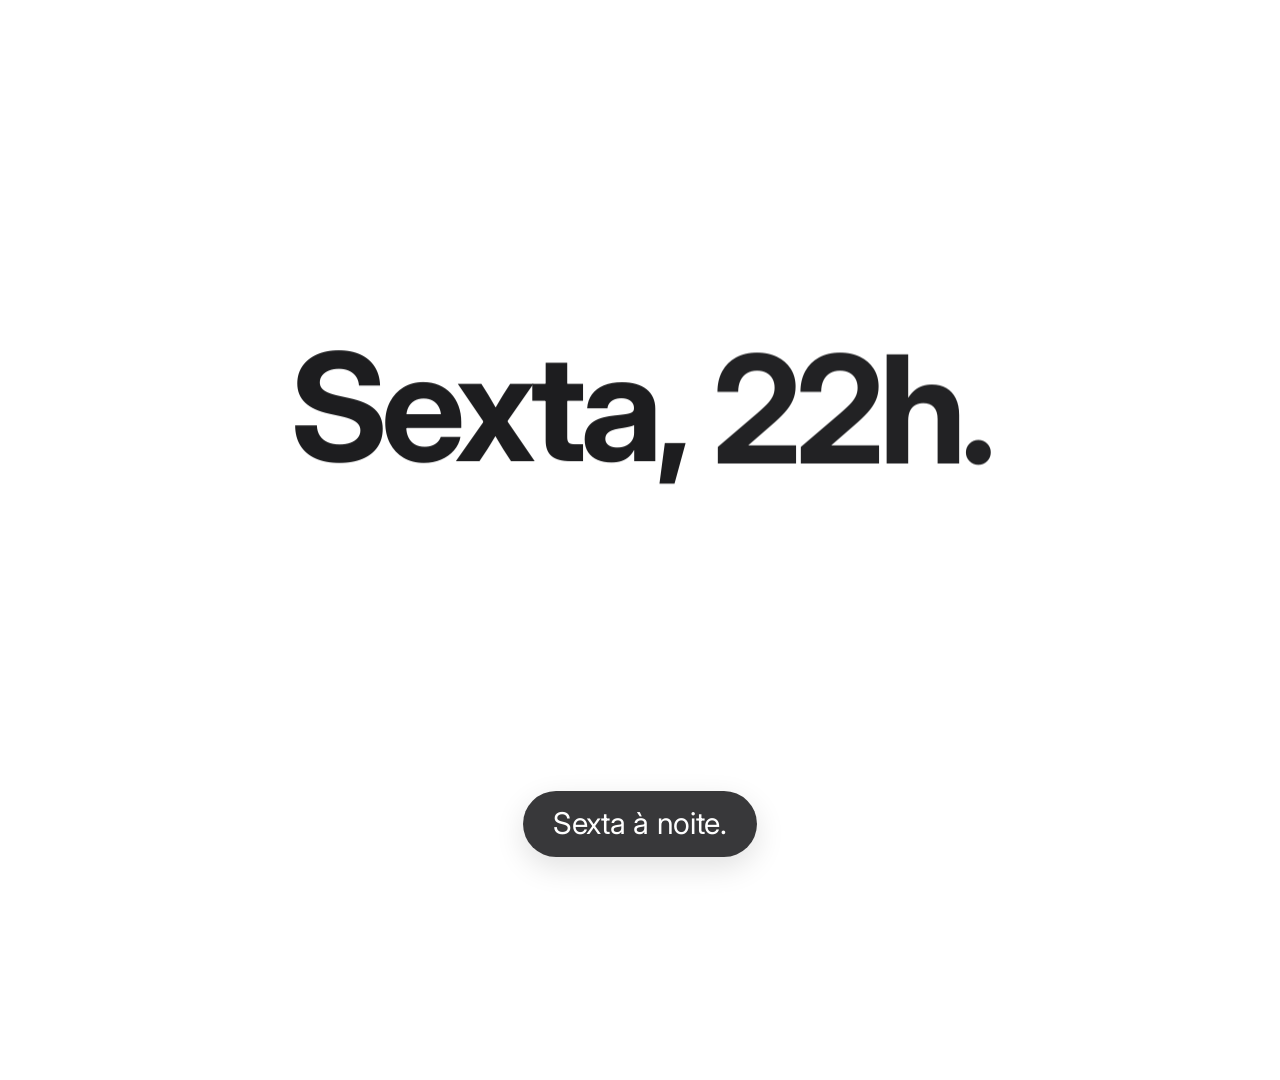
<file: pitch/video4.html>
<!doctype html>
<html lang="pt-BR">
<head>
<meta charset="utf-8">
<title>Partiu pitch v4</title>
<link rel="stylesheet" href="https://fonts.googleapis.com/css2?family=Inter:wght@400;500;600;700;800&display=block">
<style>
  :root { --ink: #1D1D1F; --gray: #86868B; --light: #F5F5F7; --line: #E8E8ED; }
  * { box-sizing: border-box; margin: 0; padding: 0; }
  html, body { width: 1920px; height: 1080px; overflow: hidden; background: #fff; }
  body { font-family: 'Inter', sans-serif; color: var(--ink); -webkit-font-smoothing: antialiased; }
  #stage { position: absolute; inset: 0; overflow: hidden; background: #fff; }
  .scene { position: absolute; inset: 0; visibility: hidden; }
  .abs { position: absolute; will-change: transform, opacity, filter; }
  .w { display: inline-block; will-change: transform, opacity, filter; }
  .big { font-weight: 700; letter-spacing: -0.045em; line-height: 1.02; }
  .center { left: 0; right: 0; text-align: center; }

  /* caos */
  .card { background: #fff; border-radius: 26px; box-shadow: 0 24px 60px rgba(0,0,0,.09), 0 0 0 1px rgba(0,0,0,.05); }
  .post { width: 230px; padding: 12px; }
  .post .ph { height: 200px; border-radius: 16px; background: linear-gradient(160deg, #D9D9DE, #F2F2F5 60%, #C9C9CF); position: relative; overflow: hidden; }
    .post .row { display: flex; gap: 10px; align-items: center; padding: 12px 4px 2px; font-size: 20px; font-weight: 600; }
  .tab { display: flex; align-items: center; gap: 12px; padding: 16px 22px; font-size: 21px; font-weight: 500; white-space: nowrap; border-radius: 16px; }
  .tab i { width: 22px; height: 22px; border-radius: 6px; background: var(--ink); flex: none; }
  .tab b { margin-left: 8px; color: var(--gray); font-weight: 400; }
  .notif { width: 470px; display: flex; gap: 16px; align-items: center; padding: 18px 20px; border-radius: 28px; background: rgba(245,245,247,.96); }
  .notif .ic { width: 54px; height: 54px; border-radius: 14px; background: var(--ink); display: grid; place-items: center; flex: none; }
  .notif strong { font-size: 20px; font-weight: 600; display: flex; justify-content: space-between; }
  .notif strong span { color: var(--gray); font-weight: 400; font-size: 17px; }
  .notif p { font-size: 20px; color: #3A3A3C; margin-top: 3px; }
  .chip { display: inline-flex; align-items: center; gap: 12px; padding: 18px 26px; border-radius: 999px; font-size: 24px; font-weight: 600; white-space: nowrap; background: #fff; box-shadow: 0 20px 50px rgba(0,0,0,.10), 0 0 0 1px rgba(0,0,0,.05); }
  .chip.dark { background: var(--ink); color: #fff; }
  .sheet { width: 330px; padding: 18px; }
  .sheet .g { display: grid; grid-template-columns: repeat(4, 1fr); gap: 4px; margin-top: 12px; }
  .sheet .g span { height: 18px; background: var(--light); border-radius: 3px; }
  .sheet .g span:nth-child(4n+1) { background: var(--line); }
  .sheet strong { font-size: 19px; font-weight: 600; }

  /* números */
  .num { font-size: 330px; font-weight: 700; letter-spacing: -0.06em; line-height: .85; font-variant-numeric: tabular-nums; }
  .lab { font-size: 52px; font-weight: 600; letter-spacing: -0.03em; line-height: 1.12; max-width: 820px; }
  .src { font-size: 20px; color: var(--gray); font-weight: 500; }
  #dots { display: grid; grid-template-columns: repeat(23, 22px); gap: 10px; }
  #dots i { width: 22px; height: 22px; border-radius: 50%; background: var(--ink); }
  #dots i.e { background: var(--line); }
  .bars { display: flex; gap: 60px; align-items: flex-end; height: 560px; }
  .bar { width: 170px; display: flex; flex-direction: column; align-items: center; justify-content: flex-end; height: 100%; }
  .bar .b { width: 100%; border-radius: 22px; background: var(--ink); }
  .bar.prev .b { background: var(--line); }
  .bar .v { font-size: 34px; font-weight: 700; letter-spacing: -0.03em; margin-bottom: 18px; }
  .bar .y { font-size: 24px; color: var(--gray); font-weight: 500; margin-top: 18px; }

  /* logo */
  .logo { display: flex; align-items: center; gap: .14em; font-size: 230px; font-weight: 700; letter-spacing: -0.055em; }
  .logo svg { width: .74em; height: .74em; }

  /* app */
  #phoneWrap { position: absolute; left: 1150px; top: 50px; width: 440px; height: 940px; perspective: 2400px; transform: scale(.9); transform-origin: 50% 0; }
  #phone { position: absolute; inset: 0; border-radius: 68px; background: #0A0A0B; padding: 13px; transform-style: preserve-3d; box-shadow: 0 60px 120px rgba(0,0,0,.22), inset 0 0 0 2px #2C2C2E; will-change: transform; }
  #scr { position: relative; width: 100%; height: 100%; border-radius: 55px; overflow: hidden; background: #fff; }
  #scr img { position: absolute; left: 0; top: 0; width: 100%; height: 100%; will-change: transform, opacity; }
  #scr .shade { position: absolute; inset: 0; background: #000; opacity: 0; pointer-events: none; }
  .ripple { position: absolute; width: 60px; height: 60px; margin: -30px 0 0 -30px; border-radius: 50%; border: 3px solid var(--ink); opacity: 0; z-index: 4; }
  .stepk { font-size: 26px; font-weight: 600; color: var(--gray); letter-spacing: -0.01em; }
  .steph { font-size: 104px; font-weight: 700; letter-spacing: -0.05em; line-height: 1; margin-top: 22px; }
  .steps { font-size: 34px; font-weight: 500; color: var(--gray); letter-spacing: -0.02em; margin-top: 30px; line-height: 1.3; }
  .mask { overflow: hidden; padding-bottom: .1em; }
  #brand { position: absolute; left: 80px; top: 60px; display: flex; align-items: center; gap: 10px; font-size: 34px; font-weight: 700; letter-spacing: -0.04em; }
  #sub { position: absolute; left: 0; right: 0; bottom: 44px; display: flex; justify-content: center; z-index: 30; pointer-events: none; }
  #sub span { display: inline-block; padding: 14px 30px; border-radius: 999px; background: rgba(29,29,31,.88); color: #fff; font-size: 30px; font-weight: 400; letter-spacing: -0.01em; line-height: 1.25; white-space: nowrap; box-shadow: 0 10px 30px rgba(0,0,0,.12); will-change: transform, opacity; }
  #credits { position: absolute; left: 0; right: 0; bottom: 56px; text-align: center; font-size: 18px; color: #86868B; }
  .ring { position: absolute; left: 960px; top: 540px; border-radius: 50%; border: 2px solid var(--ink); opacity: 0; }

  /* v4 */
  .qline { position: absolute; left: 0; right: 0; text-align: center; font-size: 140px; font-weight: 700; letter-spacing: -0.05em; line-height: 1; }
  .gap { display: inline-flex; align-items: center; gap: 12px; padding: 16px 26px; border-radius: 999px; background: #F5F5F7; font-size: 30px; font-weight: 600; color: #86868B; position: relative; margin-right: 14px; }
  .gap::after { content: ''; position: absolute; left: 22px; right: 22px; top: 50%; height: 3px; background: #1D1D1F; border-radius: 2px; transform-origin: 0 50%; transform: scaleX(var(--k, 0)); }
  .ans { position: absolute; left: 0; right: 0; display: flex; justify-content: center; align-items: center; gap: 34px; font-size: 120px; font-weight: 700; letter-spacing: -0.05em; line-height: 1; }
  .ans .ck { width: 104px; height: 104px; border-radius: 50%; background: #1D1D1F; display: grid; place-items: center; flex: none; }
  .hours { display: inline-flex; align-items: center; gap: 14px; padding: 18px 30px; border-radius: 999px; background: #1D1D1F; color: #fff; font-size: 34px; font-weight: 600; letter-spacing: -0.02em; }

</style>
</head>
<body>
<div id="stage">

  <!-- 1. gancho: a situação e as três dúvidas -->
  <section class="scene" id="hook">
    <div class="abs center big" id="hk1" style="top:330px;font-size:150px"><span class="w">Sexta,</span> <span class="w">22h.</span></div>
    <div class="abs center big" id="hk2" style="top:520px;font-size:150px;color:#86868B"><span class="w">A</span> <span class="w">viagem</span> <span class="w">é</span> <span class="w">amanhã.</span></div>
    <div class="qline" id="q1" style="top:230px">Onde comer?</div>
    <div class="qline" id="q2" style="top:440px">O que fazer?</div>
    <div class="qline" id="q3" style="top:650px">Quanto vou gastar?</div>
  </section>

  <!-- 2. caos e consequência -->
  <section class="scene" id="chaos">
    <div class="abs" id="cam" style="inset:0"><div id="frags"></div></div>
    <div class="abs center big" id="never" style="top:400px;font-size:112px"><span class="w">E</span> <span class="w">chegando</span> <span class="w">lá,</span><br><span class="w">você</span> <span class="w">perde</span> <span class="w">o</span> <span class="w">dia</span> <span class="w">decidindo.</span></div>
  </section>

  <!-- 3. validação da dor -->
  <section class="scene" id="nums">
    <div class="stat" data-k="n1">
      <div class="abs num" style="left:180px;top:220px"><span class="cnt">0</span></div>
      <div class="abs lab" style="left:186px;top:560px">páginas antes<br>de reservar</div>
      <div class="abs" id="hours" style="left:186px;top:730px"><span class="hours"><svg width="30" height="30" viewBox="0 0 24 24" fill="none" stroke="#fff" stroke-width="2.4" stroke-linecap="round"><circle cx="12" cy="12" r="9"/><path d="M12 7v5l3 2"/></svg>5 horas de pesquisa</span></div>
      <div class="abs src" style="left:188px;top:850px">Expedia, 2023</div>
      <div class="abs vis" style="left:1080px;top:300px"><div id="dots"></div></div>
    </div>
    <div class="stat" data-k="n2">
      <div class="abs num" style="left:180px;top:220px"><span class="cnt">0</span>%</div>
      <div class="abs lab" style="left:186px;top:560px">planejam pelas<br>redes sociais</div>
      <div class="abs" id="gaps" style="left:186px;top:730px"><span class="gap">Preço</span><span class="gap">Distância</span><span class="gap">Horário</span></div>
      <div class="abs src" style="left:188px;top:850px">Ministério do Turismo, 2025</div>
      <div class="abs vis" style="left:1180px;top:220px">
        <svg width="600" height="600" viewBox="0 0 600 600"><circle cx="300" cy="300" r="250" fill="none" stroke="#E8E8ED" stroke-width="56"/><circle id="arc" cx="300" cy="300" r="250" fill="none" stroke="#1D1D1F" stroke-width="56" stroke-linecap="round" transform="rotate(-90 300 300)" stroke-dasharray="1571" stroke-dashoffset="1571"/></svg>
      </div>
    </div>
  </section>

  <!-- 4. revelação -->
  <section class="scene" id="reveal">
    <div class="abs" id="dot" style="left:960px;top:540px;width:40px;height:40px;margin:-20px 0 0 -20px;border-radius:50%;background:#1D1D1F;opacity:0"></div>
    <div class="ring" id="ring1"></div><div class="ring" id="ring2"></div>
    <div class="abs" id="logoBig" style="left:0;right:0;top:340px;display:flex;justify-content:center">
      <div class="logo"><svg viewBox="0 0 24 24" fill="none" stroke="#1D1D1F" stroke-width="2.1" stroke-linecap="round" stroke-linejoin="round"><path class="pinp" d="M12 21s-7-6.2-7-11.5A7 7 0 0 1 19 9.5C19 14.8 12 21 12 21z"/><circle class="pind" cx="12" cy="9.5" r="2.4" fill="#1D1D1F" stroke="none"/></svg><span id="letters"><span class="w">P</span><span class="w">a</span><span class="w">r</span><span class="w">t</span><span class="w">i</span><span class="w">u</span></span></div>
    </div>
    <div class="abs center" id="tag" style="top:650px;font-size:50px;font-weight:500;letter-spacing:-0.025em;color:#86868B"><span class="w">Sua</span> <span class="w">viagem</span> <span class="w">inteira</span> <span class="w">em</span> <span class="w">um</span> <span class="w">só</span> <span class="w">lugar.</span></div>
  </section>

  <!-- 5. app: cada passo responde a uma dúvida -->
  <section class="scene" id="app">
    <div id="brand"><svg width="30" height="30" viewBox="0 0 24 24" fill="none" stroke="#1D1D1F" stroke-width="2.3" stroke-linecap="round" stroke-linejoin="round"><path d="M12 21s-7-6.2-7-11.5A7 7 0 0 1 19 9.5C19 14.8 12 21 12 21z"/><circle cx="12" cy="9.5" r="2.4" fill="#1D1D1F" stroke="none"/></svg>Partiu</div>
    <div class="abs" id="cap" style="left:160px;top:350px;width:900px">
      <div class="mask"><div class="stepk" id="capK"></div></div>
      <div class="mask"><div class="steph" id="capH"></div></div>
      <div class="mask"><div class="steps" id="capS"></div></div>
    </div>
    <div id="phoneWrap"><div id="phone"><div id="scr"><div class="shade"></div></div></div></div>
    <div id="chips"></div>
  </section>

  <!-- 6. mercado -->
  <section class="scene" id="market">
    <div class="abs num" id="mNum" style="left:180px;top:220px">+<span class="cnt">0</span>%</div>
    <div class="abs lab" id="mLab" style="left:186px;top:560px">turistas estrangeiros<br>em Santa Catarina</div>
    <div class="abs src" id="mSrc" style="left:188px;top:730px">Embratur, jan. a out. de 2025</div>
    <div class="abs" id="mVis" style="left:1230px;top:240px">
      <div class="bars"><div class="bar prev"><div class="v">385 mil</div><div class="b" id="b1"></div><div class="y">2024</div></div><div class="bar"><div class="v">617 mil</div><div class="b" id="b2"></div><div class="y">2025</div></div></div>
    </div>
  </section>

  <!-- 7. fim: as dúvidas viram respostas -->
  <section class="scene" id="end">
    <div class="ans" id="a1" style="top:200px"><span class="ck"><svg width="58" height="58" viewBox="0 0 24 24" fill="none" stroke="#fff" stroke-width="3" stroke-linecap="round" stroke-linejoin="round"><path d="M5 12.5l4.5 4.5L19 7.5"/></svg></span><span>O que fazer.</span></div>
    <div class="ans" id="a2" style="top:410px"><span class="ck"><svg width="58" height="58" viewBox="0 0 24 24" fill="none" stroke="#fff" stroke-width="3" stroke-linecap="round" stroke-linejoin="round"><path d="M5 12.5l4.5 4.5L19 7.5"/></svg></span><span>Onde comer.</span></div>
    <div class="ans" id="a3" style="top:620px"><span class="ck"><svg width="58" height="58" viewBox="0 0 24 24" fill="none" stroke="#fff" stroke-width="3" stroke-linecap="round" stroke-linejoin="round"><path d="M5 12.5l4.5 4.5L19 7.5"/></svg></span><span>Quanto gastar.</span></div>
    <div class="ring" id="ring3"></div>
    <div class="abs" id="logoEnd" style="left:0;right:0;top:350px;display:flex;justify-content:center">
      <div class="logo" style="font-size:210px"><svg viewBox="0 0 24 24" fill="none" stroke="#1D1D1F" stroke-width="2.1" stroke-linecap="round" stroke-linejoin="round"><path d="M12 21s-7-6.2-7-11.5A7 7 0 0 1 19 9.5C19 14.8 12 21 12 21z"/><circle cx="12" cy="9.5" r="2.4" fill="#1D1D1F" stroke="none"/></svg><span>Partiu</span></div>
    </div>
    <div class="abs center" id="endTag" style="top:640px;font-size:44px;font-weight:500;letter-spacing:-0.025em;color:#86868B">Sua viagem inteira em um só lugar.</div>
    <div class="abs" id="credits">Fotos: Wikimedia Commons (CC BY, CC BY-SA, CC0 e domínio público). Mapa: © OpenStreetMap.</div>
  </section>
  <div id="sub"><span></span></div>
</div>

<script src="timeline4.js"></script>
<script src="narration4.js"></script>
<script src="video4.js"></script>
</body>
</html>
</file>
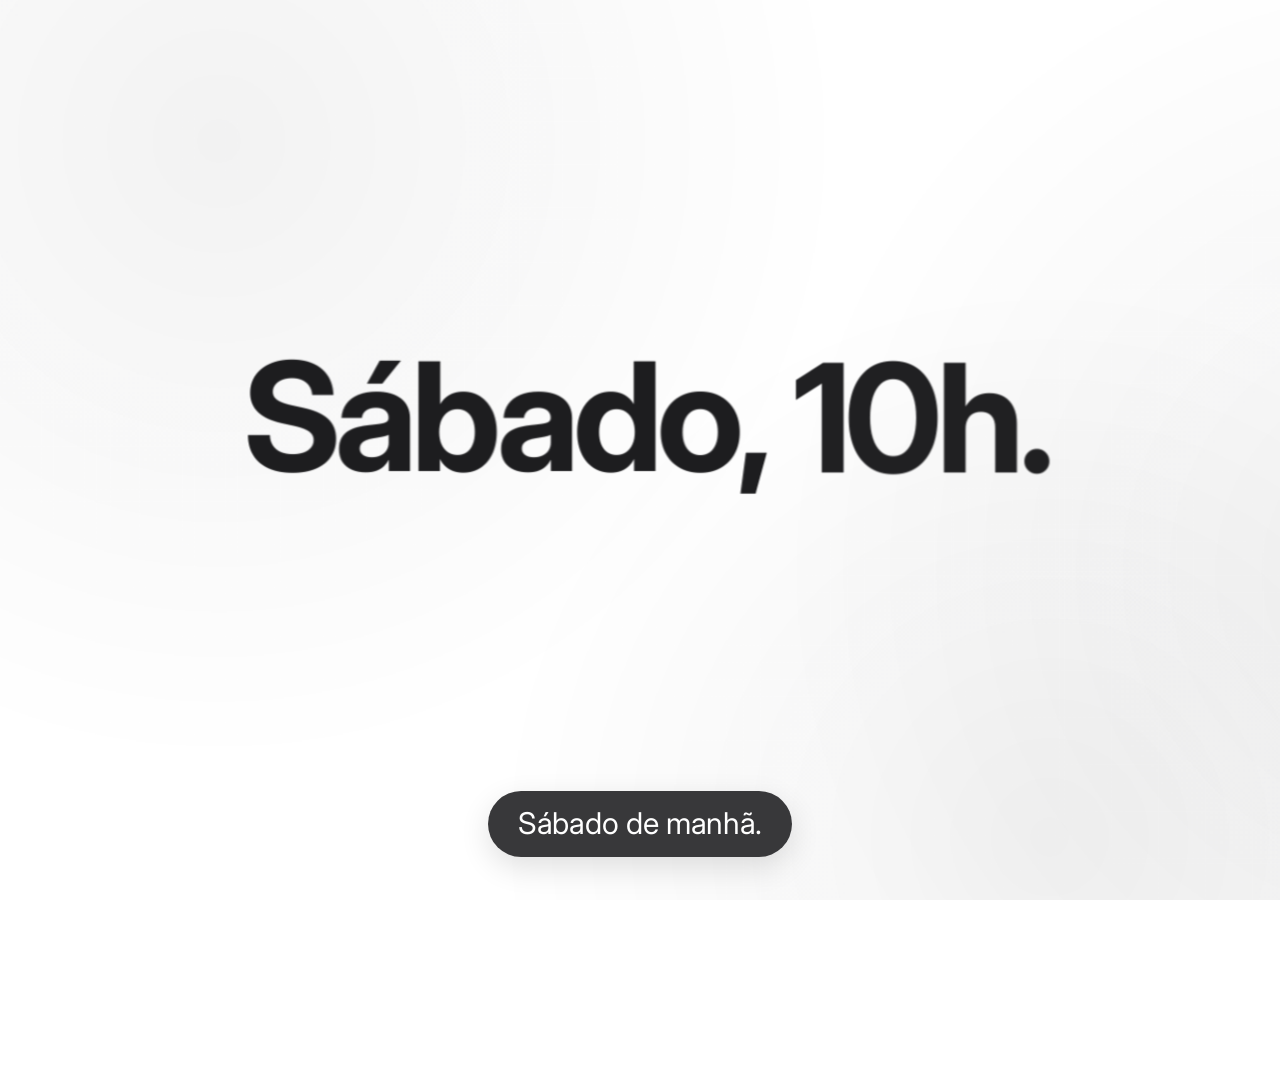
<file: pitch/video5.html>
<!doctype html>
<html lang="pt-BR">
<head>
<meta charset="utf-8">
<title>Partiu pitch v5</title>
<link rel="stylesheet" href="https://fonts.googleapis.com/css2?family=Inter:wght@400;500;600;700;800&display=block">
<style>
  :root { --ink: #1D1D1F; --gray: #86868B; --light: #F5F5F7; --line: #E8E8ED; }
  * { box-sizing: border-box; margin: 0; padding: 0; }
  html, body { width: 1920px; height: 1080px; overflow: hidden; background: #fff; }
  body { font-family: 'Inter', sans-serif; color: var(--ink); -webkit-font-smoothing: antialiased; }
  #stage { position: absolute; inset: 0; overflow: hidden; background: #fff; }
  .scene { position: absolute; inset: 0; visibility: hidden; }
  .abs { position: absolute; will-change: transform, opacity, filter; }
  .w { display: inline-block; will-change: transform, opacity, filter; }
  .big { font-weight: 700; letter-spacing: -0.045em; line-height: 1.02; }
  .center { left: 0; right: 0; text-align: center; }

  /* caos */
  .card { background: #fff; border-radius: 26px; box-shadow: 0 24px 60px rgba(0,0,0,.09), 0 0 0 1px rgba(0,0,0,.05); }
  .post { width: 230px; padding: 12px; }
  .post .ph { height: 200px; border-radius: 16px; background: linear-gradient(160deg, #D9D9DE, #F2F2F5 60%, #C9C9CF); position: relative; overflow: hidden; }
    .post .row { display: flex; gap: 10px; align-items: center; padding: 12px 4px 2px; font-size: 20px; font-weight: 600; }
  .tab { display: flex; align-items: center; gap: 12px; padding: 16px 22px; font-size: 21px; font-weight: 500; white-space: nowrap; border-radius: 16px; }
  .tab i { width: 22px; height: 22px; border-radius: 6px; background: var(--ink); flex: none; }
  .tab b { margin-left: 8px; color: var(--gray); font-weight: 400; }
  .notif { width: 470px; display: flex; gap: 16px; align-items: center; padding: 18px 20px; border-radius: 28px; background: rgba(245,245,247,.96); }
  .notif .ic { width: 54px; height: 54px; border-radius: 14px; background: var(--ink); display: grid; place-items: center; flex: none; }
  .notif strong { font-size: 20px; font-weight: 600; display: flex; justify-content: space-between; }
  .notif strong span { color: var(--gray); font-weight: 400; font-size: 17px; }
  .notif p { font-size: 20px; color: #3A3A3C; margin-top: 3px; }
  .chip { display: inline-flex; align-items: center; gap: 12px; padding: 18px 26px; border-radius: 999px; font-size: 24px; font-weight: 600; white-space: nowrap; background: #fff; box-shadow: 0 20px 50px rgba(0,0,0,.10), 0 0 0 1px rgba(0,0,0,.05); }
  .chip.dark { background: var(--ink); color: #fff; }
  .sheet { width: 330px; padding: 18px; }
  .sheet .g { display: grid; grid-template-columns: repeat(4, 1fr); gap: 4px; margin-top: 12px; }
  .sheet .g span { height: 18px; background: var(--light); border-radius: 3px; }
  .sheet .g span:nth-child(4n+1) { background: var(--line); }
  .sheet strong { font-size: 19px; font-weight: 600; }

  /* números */
  .num { font-size: 330px; font-weight: 700; letter-spacing: -0.06em; line-height: .85; font-variant-numeric: tabular-nums; }
  .lab { font-size: 52px; font-weight: 600; letter-spacing: -0.03em; line-height: 1.12; max-width: 820px; }
  .src { font-size: 20px; color: var(--gray); font-weight: 500; }
  #dots { display: grid; grid-template-columns: repeat(6, 74px); gap: 28px; }
  #dots i { width: 74px; height: 74px; border-radius: 50%; background: var(--ink); }
  #dots i.e { background: var(--line); }
  .bars { display: flex; gap: 60px; align-items: flex-end; height: 560px; }
  .bar { width: 170px; display: flex; flex-direction: column; align-items: center; justify-content: flex-end; height: 100%; }
  .bar .b { width: 100%; border-radius: 22px; background: var(--ink); }
  .bar.prev .b { background: var(--line); }
  .bar .v { font-size: 34px; font-weight: 700; letter-spacing: -0.03em; margin-bottom: 18px; }
  .bar .y { font-size: 24px; color: var(--gray); font-weight: 500; margin-top: 18px; }

  /* logo */
  .logo { display: flex; align-items: center; gap: .14em; font-size: 230px; font-weight: 700; letter-spacing: -0.055em; }
  .logo svg { width: .74em; height: .74em; }

  /* app */
  #phoneWrap { position: absolute; left: 1150px; top: 50px; width: 440px; height: 940px; perspective: 2400px; transform: scale(.9); transform-origin: 50% 0; }
  #phone { position: absolute; inset: 0; border-radius: 68px; background: #0A0A0B; padding: 13px; transform-style: preserve-3d; box-shadow: 0 60px 120px rgba(0,0,0,.22), inset 0 0 0 2px #2C2C2E; will-change: transform; }
  #scr { position: relative; width: 100%; height: 100%; border-radius: 55px; overflow: hidden; background: #fff; }
  #scr img { position: absolute; left: 0; top: 0; width: 100%; height: 100%; will-change: transform, opacity; }
  #scr .shade { position: absolute; inset: 0; background: #000; opacity: 0; pointer-events: none; }
  .ripple { position: absolute; width: 60px; height: 60px; margin: -30px 0 0 -30px; border-radius: 50%; border: 3px solid var(--ink); opacity: 0; z-index: 4; }
  .stepk { font-size: 26px; font-weight: 600; color: var(--gray); letter-spacing: -0.01em; }
  .steph { font-size: 104px; font-weight: 700; letter-spacing: -0.05em; line-height: 1; margin-top: 22px; }
  .steps { font-size: 34px; font-weight: 500; color: var(--gray); letter-spacing: -0.02em; margin-top: 30px; line-height: 1.3; }
  .mask { overflow: hidden; padding-bottom: .1em; }
  #brand { position: absolute; left: 80px; top: 60px; display: flex; align-items: center; gap: 10px; font-size: 34px; font-weight: 700; letter-spacing: -0.04em; }
  #sub { position: absolute; left: 0; right: 0; bottom: 44px; display: flex; justify-content: center; z-index: 30; pointer-events: none; }
  #sub span { display: inline-block; padding: 14px 30px; border-radius: 999px; background: rgba(29,29,31,.88); color: #fff; font-size: 30px; font-weight: 400; letter-spacing: -0.01em; line-height: 1.25; white-space: nowrap; box-shadow: 0 10px 30px rgba(0,0,0,.12); will-change: transform, opacity; }
  #credits { position: absolute; left: 0; right: 0; bottom: 56px; text-align: center; font-size: 18px; color: #86868B; }
  .ring { position: absolute; left: 960px; top: 540px; border-radius: 50%; border: 2px solid var(--ink); opacity: 0; }

  /* v5: fundo vivo */
  .bgb { position: absolute; left: 0; top: 0; width: 1200px; height: 1200px; border-radius: 50%; background: radial-gradient(circle, rgba(29,29,31,.055), rgba(29,29,31,0) 62%); will-change: transform; pointer-events: none; }
  .scene { will-change: transform; }

  /* v4 */
  .qline { position: absolute; left: 0; right: 0; text-align: center; font-size: 140px; font-weight: 700; letter-spacing: -0.05em; line-height: 1; }
  .gap { display: inline-flex; align-items: center; gap: 12px; padding: 16px 26px; border-radius: 999px; background: #F5F5F7; font-size: 30px; font-weight: 600; color: #86868B; position: relative; margin-right: 14px; }
  .gap::after { content: ''; position: absolute; left: 22px; right: 22px; top: 50%; height: 3px; background: #1D1D1F; border-radius: 2px; transform-origin: 0 50%; transform: scaleX(var(--k, 0)); }
  .ans { position: absolute; left: 0; right: 0; display: flex; justify-content: center; align-items: center; gap: 34px; font-size: 120px; font-weight: 700; letter-spacing: -0.05em; line-height: 1; }
  .ans .ck { width: 104px; height: 104px; border-radius: 50%; background: #1D1D1F; display: grid; place-items: center; flex: none; }
  .hours { display: inline-flex; align-items: center; gap: 14px; padding: 18px 30px; border-radius: 999px; background: #1D1D1F; color: #fff; font-size: 34px; font-weight: 600; letter-spacing: -0.02em; }

</style>
</head>
<body>
<div id="stage">
  <div id="bg1" class="bgb"></div><div id="bg2" class="bgb"></div><div id="bg3" class="bgb"></div>

  <!-- 1. gancho: a situação e as três dúvidas -->
  <section class="scene" id="hook">
    <div class="abs center big" id="hk1" style="top:330px;font-size:150px"><span class="w">Sábado,</span> <span class="w">10h.</span></div>
    <div class="abs center big" id="hk2" style="top:520px;font-size:150px;color:#86868B"><span class="w">Você</span> <span class="w">acabou</span> <span class="w">de</span> <span class="w">chegar.</span></div>
    <div class="qline" id="q1" style="top:230px">Onde comer?</div>
    <div class="qline" id="q2" style="top:440px">O que fazer?</div>
    <div class="qline" id="q3" style="top:650px">Quanto vou gastar?</div>
  </section>

  <!-- 2. caos e consequência -->
  <section class="scene" id="chaos">
    <div class="abs" id="cam" style="inset:0"><div id="frags"></div></div>
    <div class="abs center big" id="never" style="top:400px;font-size:112px"><span class="w">E</span> <span class="w">o</span> <span class="w">dia</span> <span class="w">passa</span><br><span class="w">enquanto</span> <span class="w">você</span> <span class="w">decide.</span></div>
  </section>

  <!-- 3. validação: pesquisa de rua (pesquisa/insights.md) -->
  <section class="scene" id="nums">
    <div class="stat" data-k="n1">
      <div class="abs num" style="left:180px;top:220px"><span class="cnt">0</span>%</div>
      <div class="abs lab" style="left:186px;top:560px">acharam fácil<br>reservar</div>
      <div class="abs" id="hours" style="left:186px;top:730px"><span class="hours"><svg width="30" height="30" viewBox="0 0 24 24" fill="none" stroke="#fff" stroke-width="2.4" stroke-linecap="round" stroke-linejoin="round"><circle cx="12" cy="8" r="3.6"/><path d="M5 20c1.2-3.6 3.8-5.4 7-5.4s5.8 1.8 7 5.4"/></svg>29 viajantes ouvidos em Itapema</span></div>
      <div class="abs src" style="left:188px;top:850px">Pesquisa Partiu, nov. 2026</div>
      <div class="abs vis" style="left:1150px;top:300px"><div id="dots"></div></div>
    </div>
    <div class="stat" data-k="n2">
      <div class="abs num" style="left:180px;top:220px"><span class="cnt">0</span>%</div>
      <div class="abs lab" style="left:186px;top:560px">tiveram imprevistos<br>na viagem</div>
      <div class="abs" id="srcs" style="left:186px;top:730px"><span class="hours"><svg width="30" height="30" viewBox="0 0 24 24" fill="none" stroke="#fff" stroke-width="2.4" stroke-linecap="round" stroke-linejoin="round"><path d="M12 3l9 5-9 5-9-5 9-5z"/><path d="M3 13l9 5 9-5"/></svg>Quase 2 fontes para decidir</span></div>
      <div class="abs src" style="left:188px;top:850px">Pesquisa Partiu, nov. 2026</div>
      <div class="abs vis" style="left:1180px;top:220px">
        <svg width="600" height="600" viewBox="0 0 600 600"><circle cx="300" cy="300" r="250" fill="none" stroke="#E8E8ED" stroke-width="56"/><circle id="arc" cx="300" cy="300" r="250" fill="none" stroke="#1D1D1F" stroke-width="56" stroke-linecap="round" transform="rotate(-90 300 300)" stroke-dasharray="1571" stroke-dashoffset="1571"/></svg>
      </div>
    </div>
  </section>

  <!-- 4. revelação -->
  <section class="scene" id="reveal">
    <div class="abs" id="dot" style="left:960px;top:540px;width:40px;height:40px;margin:-20px 0 0 -20px;border-radius:50%;background:#1D1D1F;opacity:0"></div>
    <div class="ring" id="ring1"></div><div class="ring" id="ring2"></div>
    <div class="abs" id="logoBig" style="left:0;right:0;top:340px;display:flex;justify-content:center">
      <div class="logo"><svg viewBox="0 0 24 24" fill="none" stroke="#1D1D1F" stroke-width="2.1" stroke-linecap="round" stroke-linejoin="round"><path class="pinp" d="M12 21s-7-6.2-7-11.5A7 7 0 0 1 19 9.5C19 14.8 12 21 12 21z"/><circle class="pind" cx="12" cy="9.5" r="2.4" fill="#1D1D1F" stroke="none"/></svg><span id="letters"><span class="w">P</span><span class="w">a</span><span class="w">r</span><span class="w">t</span><span class="w">i</span><span class="w">u</span></span></div>
    </div>
    <div class="abs center" id="tag" style="top:650px;font-size:50px;font-weight:500;letter-spacing:-0.025em;color:#86868B"><span class="w">Sua</span> <span class="w">viagem</span> <span class="w">inteira</span> <span class="w">em</span> <span class="w">um</span> <span class="w">só</span> <span class="w">lugar.</span></div>
  </section>

  <!-- 5. app: cada passo responde a uma dúvida -->
  <section class="scene" id="app">
    <div id="brand"><svg width="30" height="30" viewBox="0 0 24 24" fill="none" stroke="#1D1D1F" stroke-width="2.3" stroke-linecap="round" stroke-linejoin="round"><path d="M12 21s-7-6.2-7-11.5A7 7 0 0 1 19 9.5C19 14.8 12 21 12 21z"/><circle cx="12" cy="9.5" r="2.4" fill="#1D1D1F" stroke="none"/></svg>Partiu</div>
    <div class="abs" id="cap" style="left:160px;top:350px;width:900px">
      <div class="mask"><div class="stepk" id="capK"></div></div>
      <div class="mask"><div class="steph" id="capH"></div></div>
      <div class="mask"><div class="steps" id="capS"></div></div>
    </div>
    <div id="phoneWrap"><div id="phone"><div id="scr"><div class="shade"></div></div></div></div>
    <div id="chips"></div>
  </section>

  <!-- 6. mercado -->
  <section class="scene" id="market">
    <div class="abs num" id="mNum" style="left:180px;top:220px">+<span class="cnt">0</span>%</div>
    <div class="abs lab" id="mLab" style="left:186px;top:560px">turistas estrangeiros<br>em Santa Catarina</div>
    <div class="abs src" id="mSrc" style="left:188px;top:730px">Embratur, jan. a out. de 2025</div>
    <div class="abs" id="mVis" style="left:1230px;top:240px">
      <div class="bars"><div class="bar prev"><div class="v">385 mil</div><div class="b" id="b1"></div><div class="y">2024</div></div><div class="bar"><div class="v">617 mil</div><div class="b" id="b2"></div><div class="y">2025</div></div></div>
    </div>
  </section>

  <!-- 7. fim: as dúvidas viram respostas -->
  <section class="scene" id="end">
    <div class="ans" id="a1" style="top:200px"><span class="ck"><svg width="58" height="58" viewBox="0 0 24 24" fill="none" stroke="#fff" stroke-width="3" stroke-linecap="round" stroke-linejoin="round"><path d="M5 12.5l4.5 4.5L19 7.5"/></svg></span><span>O que fazer.</span></div>
    <div class="ans" id="a2" style="top:410px"><span class="ck"><svg width="58" height="58" viewBox="0 0 24 24" fill="none" stroke="#fff" stroke-width="3" stroke-linecap="round" stroke-linejoin="round"><path d="M5 12.5l4.5 4.5L19 7.5"/></svg></span><span>Onde comer.</span></div>
    <div class="ans" id="a3" style="top:620px"><span class="ck"><svg width="58" height="58" viewBox="0 0 24 24" fill="none" stroke="#fff" stroke-width="3" stroke-linecap="round" stroke-linejoin="round"><path d="M5 12.5l4.5 4.5L19 7.5"/></svg></span><span>Quanto gastar.</span></div>
    <div class="ring" id="ring3"></div>
    <div class="abs" id="logoEnd" style="left:0;right:0;top:350px;display:flex;justify-content:center">
      <div class="logo" style="font-size:210px"><svg viewBox="0 0 24 24" fill="none" stroke="#1D1D1F" stroke-width="2.1" stroke-linecap="round" stroke-linejoin="round"><path d="M12 21s-7-6.2-7-11.5A7 7 0 0 1 19 9.5C19 14.8 12 21 12 21z"/><circle cx="12" cy="9.5" r="2.4" fill="#1D1D1F" stroke="none"/></svg><span>Partiu</span></div>
    </div>
    <div class="abs center" id="endTag" style="top:640px;font-size:44px;font-weight:500;letter-spacing:-0.025em;color:#86868B">Sua viagem inteira em um só lugar.</div>
    <div class="abs" id="credits">Fotos: Wikimedia Commons (CC BY, CC BY-SA, CC0 e domínio público). Mapa: © OpenStreetMap.</div>
  </section>
  <div id="sub"><span></span></div>
</div>

<script src="timeline5.js"></script>
<script src="narration5.js"></script>
<script src="video5.js"></script>
</body>
</html>
</file>
